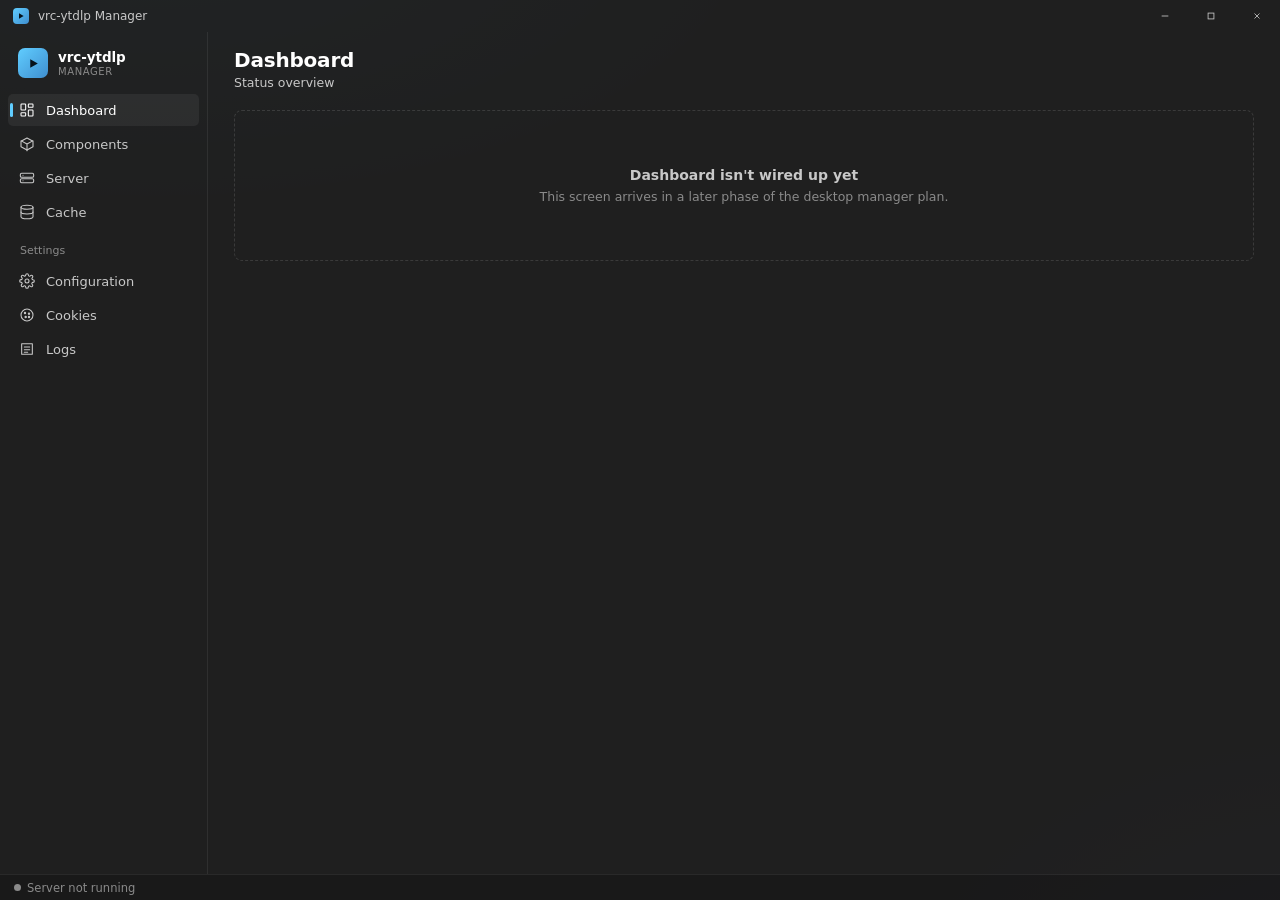
<file: apps/desktop/ui/index.html>
<!DOCTYPE html>
<html lang="en">
<head>
<meta charset="UTF-8">
<title>vrc-ytdlp Manager</title>
<link rel="stylesheet" href="css/theme.css">
<link rel="stylesheet" href="css/app.css">
</head>
<body>
<div class="window">

  <div class="caption" data-tauri-drag-region>
    <div class="caption-title">
      <div class="ico"><svg viewBox="0 0 24 24"><path d="M6 4l14 8-14 8z"/></svg></div>
      <span>vrc-ytdlp Manager</span>
    </div>
    <div class="caption-buttons">
      <div class="cap-btn" id="cap-min"><svg viewBox="0 0 12 12"><line x1="2" y1="6" x2="10" y2="6"/></svg></div>
      <div class="cap-btn" id="cap-max"><svg viewBox="0 0 12 12"><rect x="2.5" y="2.5" width="7" height="7"/></svg></div>
      <div class="cap-btn close" id="cap-close"><svg viewBox="0 0 12 12"><line x1="3" y1="3" x2="9" y2="9"/><line x1="9" y1="3" x2="3" y2="9"/></svg></div>
    </div>
  </div>

  <div class="body">
    <aside class="sidebar">
      <div class="brand">
        <div class="brand-mark"><svg viewBox="0 0 24 24"><path d="M6 4l14 8-14 8z"/></svg></div>
        <div class="brand-name">vrc-ytdlp<span>Manager</span></div>
      </div>
      <nav class="nav" id="nav">
        <a href="#/dashboard" data-screen="dashboard"><svg viewBox="0 0 24 24"><rect x="3" y="3" width="7" height="9" rx="1"/><rect x="14" y="3" width="7" height="5" rx="1"/><rect x="14" y="12" width="7" height="9" rx="1"/><rect x="3" y="16" width="7" height="5" rx="1"/></svg>Dashboard</a>
        <a href="#/components" data-screen="components"><svg viewBox="0 0 24 24"><path d="M21 16V8l-9-5-9 5v8l9 5 9-5z"/><path d="M3.3 7.3L12 12l8.7-4.7M12 22V12"/></svg>Components</a>
        <a href="#/server" data-screen="server"><svg viewBox="0 0 24 24"><rect x="2" y="5" width="20" height="6" rx="2"/><rect x="2" y="13" width="20" height="6" rx="2"/><path d="M6 8h.01M6 16h.01"/></svg>Server</a>
        <a href="#/cache" data-screen="cache"><svg viewBox="0 0 24 24"><ellipse cx="12" cy="5" rx="9" ry="3"/><path d="M3 5v14c0 1.7 4 3 9 3s9-1.3 9-3V5"/><path d="M3 12c0 1.7 4 3 9 3s9-1.3 9-3"/></svg>Cache</a>
        <div class="nav-label">Settings</div>
        <a href="#/config" data-screen="config"><svg viewBox="0 0 24 24"><circle cx="12" cy="12" r="3"/><path d="M19.4 15a1.7 1.7 0 00.3 1.9l.1.1a2 2 0 11-2.8 2.8l-.1-.1a1.7 1.7 0 00-1.9-.3 1.7 1.7 0 00-1 1.5V21a2 2 0 11-4 0v-.1a1.7 1.7 0 00-1-1.6 1.7 1.7 0 00-1.9.3l-.1.1a2 2 0 11-2.8-2.8l.1-.1a1.7 1.7 0 00.3-1.9 1.7 1.7 0 00-1.5-1H3a2 2 0 110-4h.1a1.7 1.7 0 001.6-1 1.7 1.7 0 00-.3-1.9l-.1-.1a2 2 0 112.8-2.8l.1.1a1.7 1.7 0 001.9.3h0a1.7 1.7 0 001-1.5V3a2 2 0 114 0v.1a1.7 1.7 0 001 1.6h0a1.7 1.7 0 001.9-.3l.1-.1a2 2 0 112.8 2.8l-.1.1a1.7 1.7 0 00-.3 1.9v0a1.7 1.7 0 001.5 1H21a2 2 0 110 4h-.1a1.7 1.7 0 00-1.5 1z"/></svg>Configuration</a>
        <a href="#/cookies" data-screen="cookies"><svg viewBox="0 0 24 24"><circle cx="12" cy="12" r="9"/><circle cx="9" cy="9" r="1" fill="currentColor"/><circle cx="15" cy="10" r="1" fill="currentColor"/><circle cx="10" cy="15" r="1" fill="currentColor"/><circle cx="15" cy="15" r="1" fill="currentColor"/></svg>Cookies</a>
        <a href="#/logs" data-screen="logs"><svg viewBox="0 0 24 24"><path d="M4 4h16v16H4z"/><path d="M8 9h8M8 13h8M8 17h5"/></svg>Logs</a>
      </nav>
    </aside>

    <div class="main">
      <div class="topbar">
        <div>
          <h1 id="screen-title"></h1>
          <div class="subtitle" id="screen-subtitle"></div>
        </div>
      </div>
      <div class="content" id="content"></div>
    </div>
  </div>

  <div class="statusbar">
    <div class="seg"><span class="dot off"></span> <span id="status-server">Server not running</span></div>
    <div class="right" id="status-version"></div>
  </div>

</div>
<script src="js/app.js"></script>
</body>
</html>
</file>
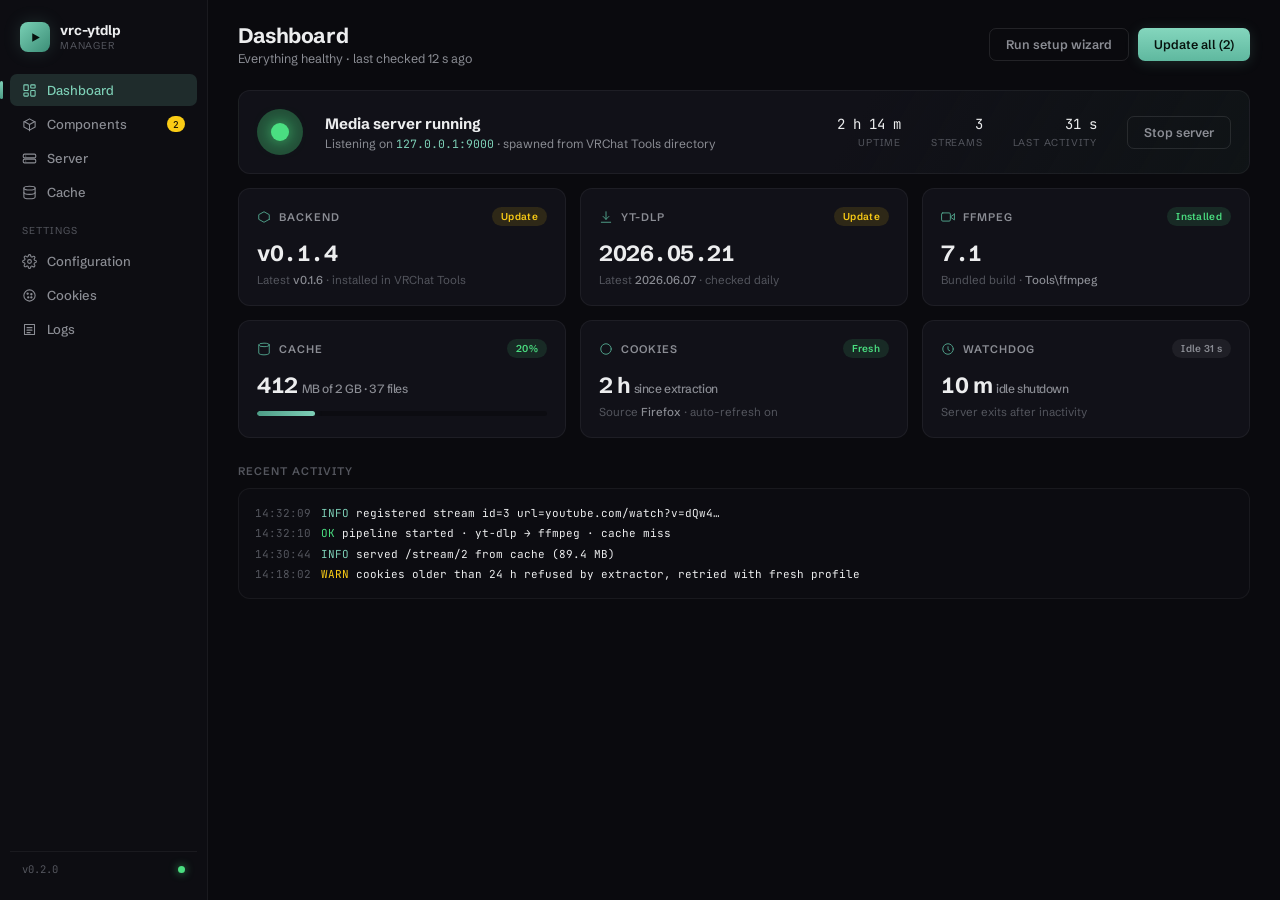
<file: docs/design/mockup-1-slate-teal.html>
<!DOCTYPE html>
<html lang="en">
<head>
<meta charset="UTF-8">
<title>vrc-ytdlp Manager — Slate &amp; Teal</title>
<link rel="preconnect" href="https://fonts.googleapis.com">
<link href="https://fonts.googleapis.com/css2?family=Schibsted+Grotesk:wght@400;500;600;700&family=JetBrains+Mono:wght@400;500&display=swap" rel="stylesheet">
<style>
:root {
  --bg: #0a0a0e;
  --bg-sidebar: #0d0d12;
  --bg-card: #111118;
  --bg-card-hover: #14141c;
  --bg-inset: #0c0c11;
  --border: rgba(255,255,255,0.055);
  --border-strong: rgba(255,255,255,0.10);
  --accent: #7dcfb6;
  --accent-dim: #4e9d87;
  --accent-glow: rgba(125,207,182,0.16);
  --text: #ecedee;
  --text-2: #8b8d94;
  --text-3: #54565e;
  --ok: #4ade80;
  --warn: #facc15;
  --err: #f4564e;
  --radius: 12px;
  --radius-sm: 7px;
  --font: "Schibsted Grotesk", system-ui, sans-serif;
  --mono: "JetBrains Mono", Consolas, monospace;
}
* { margin: 0; padding: 0; box-sizing: border-box; }
html, body { height: 100%; }
body {
  font-family: var(--font);
  background: var(--bg);
  color: var(--text);
  font-size: 13px;
  display: flex;
  overflow: hidden;
  -webkit-font-smoothing: antialiased;
}
/* ---------- sidebar ---------- */
.sidebar {
  width: 208px; flex-shrink: 0;
  background: var(--bg-sidebar);
  border-right: 1px solid var(--border);
  display: flex; flex-direction: column;
  padding: 18px 10px 14px;
}
.brand { display: flex; align-items: center; gap: 10px; padding: 4px 10px 18px; }
.brand-mark {
  width: 30px; height: 30px; border-radius: 8px;
  background: linear-gradient(135deg, #79d0b5, #3c8e77);
  display: grid; place-items: center;
  box-shadow: 0 0 18px var(--accent-glow);
}
.brand-mark svg { width: 13px; height: 13px; fill: #07110d; }
.brand-name { font-weight: 700; font-size: 13.5px; letter-spacing: -0.01em; }
.brand-name span { display: block; font-weight: 400; font-size: 10px; color: var(--text-3); letter-spacing: 0.08em; text-transform: uppercase; margin-top: 1px; }
.nav { display: flex; flex-direction: column; gap: 2px; margin-top: 4px; }
.nav-label { font-size: 10px; letter-spacing: 0.1em; text-transform: uppercase; color: var(--text-3); padding: 14px 12px 6px; }
.nav a {
  display: flex; align-items: center; gap: 10px;
  padding: 8px 12px; border-radius: var(--radius-sm);
  color: var(--text-2); text-decoration: none; font-weight: 500;
  position: relative; transition: all .14s ease;
}
.nav a svg { width: 15px; height: 15px; stroke: currentColor; fill: none; stroke-width: 1.7; stroke-linecap: round; stroke-linejoin: round; }
.nav a:hover { color: var(--text); background: rgba(255,255,255,0.03); }
.nav a.active {
  color: var(--accent); background: var(--accent-glow);
}
.nav a.active::before {
  content: ""; position: absolute; left: -10px; top: 7px; bottom: 7px; width: 2.5px;
  border-radius: 2px; background: linear-gradient(var(--accent), var(--accent-dim));
}
.nav .badge {
  margin-left: auto; font-family: var(--mono); font-size: 9.5px;
  background: var(--warn); color: #1c1602; padding: 1.5px 6px; border-radius: 20px; font-weight: 500;
}
.sidebar-foot { margin-top: auto; padding: 10px 12px; border-top: 1px solid var(--border); display: flex; align-items: center; justify-content: space-between; }
.sidebar-foot .ver { font-family: var(--mono); font-size: 10.5px; color: var(--text-3); }
.dot { width: 7px; height: 7px; border-radius: 50%; background: var(--ok); box-shadow: 0 0 8px rgba(74,222,128,0.7); }
/* ---------- main ---------- */
.main { flex: 1; display: flex; flex-direction: column; overflow: hidden; }
.topbar {
  display: flex; align-items: center; justify-content: space-between;
  padding: 22px 30px 0;
}
h1 { font-size: 21px; font-weight: 700; letter-spacing: -0.02em; }
.subtitle { color: var(--text-2); margin-top: 3px; font-size: 12.5px; }
.btn {
  font-family: var(--font); font-size: 12.5px; font-weight: 600;
  border: none; cursor: pointer; border-radius: var(--radius-sm);
  padding: 8px 16px; transition: all .14s ease;
}
.btn-primary {
  background: linear-gradient(180deg, #84d6bd, #5fb89f);
  color: #07130e; box-shadow: 0 2px 14px var(--accent-glow);
}
.btn-primary:hover { filter: brightness(1.08); box-shadow: 0 2px 20px rgba(125,207,182,0.3); }
.btn-ghost { background: transparent; color: var(--text-2); border: 1px solid var(--border-strong); }
.btn-ghost:hover { color: var(--text); border-color: rgba(255,255,255,0.2); }
.content { padding: 24px 30px 30px; overflow-y: auto; }
/* ---------- cards ---------- */
.grid { display: grid; grid-template-columns: repeat(3, 1fr); gap: 14px; }
.card {
  background: var(--bg-card); border: 1px solid var(--border);
  border-radius: var(--radius); padding: 18px;
  transition: all .15s ease; cursor: pointer; position: relative;
}
.card:hover { background: var(--bg-card-hover); border-color: var(--border-strong); transform: translateY(-1px); }
.card-head { display: flex; align-items: center; justify-content: space-between; margin-bottom: 14px; }
.card-title { display: flex; align-items: center; gap: 8px; font-size: 11px; letter-spacing: 0.09em; text-transform: uppercase; color: var(--text-2); font-weight: 600; }
.card-title svg { width: 14px; height: 14px; stroke: var(--accent-dim); fill: none; stroke-width: 1.7; stroke-linecap: round; }
.pill { font-size: 10px; font-weight: 600; padding: 3px 9px; border-radius: 20px; letter-spacing: 0.03em; }
.pill-ok { background: rgba(74,222,128,0.12); color: var(--ok); }
.pill-warn { background: rgba(250,204,21,0.12); color: var(--warn); }
.pill-off { background: rgba(255,255,255,0.06); color: var(--text-2); }
.metric { font-size: 22px; font-weight: 700; letter-spacing: -0.02em; font-variant-numeric: tabular-nums; }
.metric small { font-size: 12px; font-weight: 500; color: var(--text-2); margin-left: 4px; }
.metric .mono { font-family: var(--mono); font-size: 17px; font-weight: 500; }
.meta { color: var(--text-3); font-size: 11.5px; margin-top: 6px; }
.meta b { color: var(--text-2); font-weight: 500; }
/* progress */
.bar { height: 5px; background: var(--bg-inset); border-radius: 4px; margin-top: 12px; overflow: hidden; }
.bar i { display: block; height: 100%; width: 20%; border-radius: 4px; background: linear-gradient(90deg, var(--accent-dim), var(--accent)); box-shadow: 0 0 10px var(--accent-glow); }
/* server hero card */
.hero {
  grid-column: span 3; display: flex; align-items: center; gap: 22px;
  background: linear-gradient(120deg, var(--bg-card) 60%, rgba(125,207,182,0.05));
}
.hero:hover { transform: none; }
.pulse { position: relative; width: 46px; height: 46px; flex-shrink: 0; }
.pulse::before, .pulse::after {
  content: ""; position: absolute; inset: 0; border-radius: 50%;
  background: rgba(74,222,128,0.16);
  animation: pulse 2.4s ease-out infinite;
}
.pulse::after { animation-delay: 1.2s; }
.pulse .core { position: absolute; inset: 14px; border-radius: 50%; background: var(--ok); box-shadow: 0 0 16px rgba(74,222,128,0.8); }
@keyframes pulse { 0% { transform: scale(.55); opacity: 1; } 100% { transform: scale(1.5); opacity: 0; } }
.hero-info { flex: 1; }
.hero-info h2 { font-size: 15px; font-weight: 700; }
.hero-info p { color: var(--text-2); font-size: 12px; margin-top: 3px; }
.hero-info p code { font-family: var(--mono); color: var(--accent); font-size: 11.5px; }
.hero-stats { display: flex; gap: 30px; margin-right: 8px; }
.hstat { text-align: right; }
.hstat .v { font-family: var(--mono); font-size: 14px; color: var(--text); }
.hstat .k { font-size: 10px; text-transform: uppercase; letter-spacing: 0.08em; color: var(--text-3); margin-top: 3px; }
/* activity strip */
.section-label { font-size: 11px; letter-spacing: 0.09em; text-transform: uppercase; color: var(--text-3); font-weight: 600; margin: 26px 0 10px; }
.log {
  background: var(--bg-inset); border: 1px solid var(--border); border-radius: var(--radius);
  font-family: var(--mono); font-size: 11px; padding: 14px 16px; line-height: 1.85;
}
.log .t { color: var(--text-3); margin-right: 10px; }
.log .ok { color: var(--ok); } .log .info { color: var(--accent); } .log .warn { color: var(--warn); }
/* entrance */
.card, .topbar, .log { animation: rise .4s ease both; }
.card:nth-child(2) { animation-delay: .05s; } .card:nth-child(3) { animation-delay: .1s; }
.card:nth-child(4) { animation-delay: .15s; } .card:nth-child(5) { animation-delay: .2s; } .card:nth-child(6) { animation-delay: .25s; }
.log { animation-delay: .3s; }
@keyframes rise { from { opacity: 0; transform: translateY(8px); } to { opacity: 1; transform: none; } }
</style>
</head>
<body>

<aside class="sidebar">
  <div class="brand">
    <div class="brand-mark"><svg viewBox="0 0 24 24"><path d="M6 4l14 8-14 8z"/></svg></div>
    <div class="brand-name">vrc-ytdlp<span>Manager</span></div>
  </div>
  <nav class="nav">
    <a class="active" href="#"><svg viewBox="0 0 24 24"><rect x="3" y="3" width="7" height="9" rx="1"/><rect x="14" y="3" width="7" height="5" rx="1"/><rect x="14" y="12" width="7" height="9" rx="1"/><rect x="3" y="16" width="7" height="5" rx="1"/></svg>Dashboard</a>
    <a href="#"><svg viewBox="0 0 24 24"><path d="M21 16V8l-9-5-9 5v8l9 5 9-5z"/><path d="M3.3 7.3L12 12l8.7-4.7M12 22V12"/></svg>Components<span class="badge">2</span></a>
    <a href="#"><svg viewBox="0 0 24 24"><rect x="2" y="5" width="20" height="6" rx="2"/><rect x="2" y="13" width="20" height="6" rx="2"/><path d="M6 8h.01M6 16h.01"/></svg>Server</a>
    <a href="#"><svg viewBox="0 0 24 24"><ellipse cx="12" cy="5" rx="9" ry="3"/><path d="M3 5v14c0 1.7 4 3 9 3s9-1.3 9-3V5"/><path d="M3 12c0 1.7 4 3 9 3s9-1.3 9-3"/></svg>Cache</a>
    <div class="nav-label">Settings</div>
    <a href="#"><svg viewBox="0 0 24 24"><circle cx="12" cy="12" r="3"/><path d="M19.4 15a1.7 1.7 0 00.3 1.9l.1.1a2 2 0 11-2.8 2.8l-.1-.1a1.7 1.7 0 00-1.9-.3 1.7 1.7 0 00-1 1.5V21a2 2 0 11-4 0v-.1a1.7 1.7 0 00-1-1.6 1.7 1.7 0 00-1.9.3l-.1.1a2 2 0 11-2.8-2.8l.1-.1a1.7 1.7 0 00.3-1.9 1.7 1.7 0 00-1.5-1H3a2 2 0 110-4h.1a1.7 1.7 0 001.6-1 1.7 1.7 0 00-.3-1.9l-.1-.1a2 2 0 112.8-2.8l.1.1a1.7 1.7 0 001.9.3h0a1.7 1.7 0 001-1.5V3a2 2 0 114 0v.1a1.7 1.7 0 001 1.6h0a1.7 1.7 0 001.9-.3l.1-.1a2 2 0 112.8 2.8l-.1.1a1.7 1.7 0 00-.3 1.9v0a1.7 1.7 0 001.5 1H21a2 2 0 110 4h-.1a1.7 1.7 0 00-1.5 1z"/></svg>Configuration</a>
    <a href="#"><svg viewBox="0 0 24 24"><circle cx="12" cy="12" r="9"/><circle cx="9" cy="9" r="1" fill="currentColor"/><circle cx="15" cy="10" r="1" fill="currentColor"/><circle cx="10" cy="15" r="1" fill="currentColor"/><circle cx="15" cy="15" r="1" fill="currentColor"/></svg>Cookies</a>
    <a href="#"><svg viewBox="0 0 24 24"><path d="M4 4h16v16H4z"/><path d="M8 9h8M8 13h8M8 17h5"/></svg>Logs</a>
  </nav>
  <div class="sidebar-foot">
    <span class="ver">v0.2.0</span>
    <span class="dot" title="server running"></span>
  </div>
</aside>

<div class="main">
  <div class="topbar">
    <div>
      <h1>Dashboard</h1>
      <div class="subtitle">Everything healthy · last checked 12 s ago</div>
    </div>
    <div style="display:flex; gap:9px;">
      <button class="btn btn-ghost">Run setup wizard</button>
      <button class="btn btn-primary">Update all (2)</button>
    </div>
  </div>

  <div class="content">
    <div class="grid">

      <div class="card hero">
        <div class="pulse"><div class="core"></div></div>
        <div class="hero-info">
          <h2>Media server running</h2>
          <p>Listening on <code>127.0.0.1:9000</code> · spawned from VRChat Tools directory</p>
        </div>
        <div class="hero-stats">
          <div class="hstat"><div class="v">2 h 14 m</div><div class="k">Uptime</div></div>
          <div class="hstat"><div class="v">3</div><div class="k">Streams</div></div>
          <div class="hstat"><div class="v">31 s</div><div class="k">Last activity</div></div>
        </div>
        <button class="btn btn-ghost">Stop server</button>
      </div>

      <div class="card">
        <div class="card-head">
          <div class="card-title"><svg viewBox="0 0 24 24"><path d="M21 16V8l-9-5-9 5v8l9 5 9-5z"/></svg>Backend</div>
          <span class="pill pill-warn">Update</span>
        </div>
        <div class="metric mono">v0.1.4</div>
        <div class="meta">Latest <b>v0.1.6</b> · installed in VRChat Tools</div>
      </div>

      <div class="card">
        <div class="card-head">
          <div class="card-title"><svg viewBox="0 0 24 24"><path d="M12 3v13M7 11l5 5 5-5M4 21h16"/></svg>yt-dlp</div>
          <span class="pill pill-warn">Update</span>
        </div>
        <div class="metric mono">2026.05.21</div>
        <div class="meta">Latest <b>2026.06.07</b> · checked daily</div>
      </div>

      <div class="card">
        <div class="card-head">
          <div class="card-title"><svg viewBox="0 0 24 24"><polygon points="23 7 16 12 23 17 23 7"/><rect x="1" y="5" width="15" height="14" rx="2"/></svg>ffmpeg</div>
          <span class="pill pill-ok">Installed</span>
        </div>
        <div class="metric mono">7.1</div>
        <div class="meta">Bundled build · <b>Tools\ffmpeg</b></div>
      </div>

      <div class="card">
        <div class="card-head">
          <div class="card-title"><svg viewBox="0 0 24 24"><ellipse cx="12" cy="5" rx="9" ry="3"/><path d="M3 5v14c0 1.7 4 3 9 3s9-1.3 9-3V5"/></svg>Cache</div>
          <span class="pill pill-ok">20%</span>
        </div>
        <div class="metric">412<small>MB of 2 GB · 37 files</small></div>
        <div class="bar"><i></i></div>
      </div>

      <div class="card">
        <div class="card-head">
          <div class="card-title"><svg viewBox="0 0 24 24"><circle cx="12" cy="12" r="9"/></svg>Cookies</div>
          <span class="pill pill-ok">Fresh</span>
        </div>
        <div class="metric">2 h<small>since extraction</small></div>
        <div class="meta">Source <b>Firefox</b> · auto-refresh on</div>
      </div>

      <div class="card">
        <div class="card-head">
          <div class="card-title"><svg viewBox="0 0 24 24"><path d="M12 8v5l3 2"/><circle cx="12" cy="12" r="9"/></svg>Watchdog</div>
          <span class="pill pill-off">Idle 31 s</span>
        </div>
        <div class="metric">10 m<small>idle shutdown</small></div>
        <div class="meta">Server exits after inactivity</div>
      </div>
    </div>

    <div class="section-label">Recent activity</div>
    <div class="log">
      <div><span class="t">14:32:09</span><span class="info">INFO</span>  registered stream id=3 url=youtube.com/watch?v=dQw4…</div>
      <div><span class="t">14:32:10</span><span class="ok">OK</span>    pipeline started · yt-dlp → ffmpeg · cache miss</div>
      <div><span class="t">14:30:44</span><span class="info">INFO</span>  served /stream/2 from cache (89.4 MB)</div>
      <div><span class="t">14:18:02</span><span class="warn">WARN</span>  cookies older than 24 h refused by extractor, retried with fresh profile</div>
    </div>
  </div>
</div>

</body>
</html>
</file>
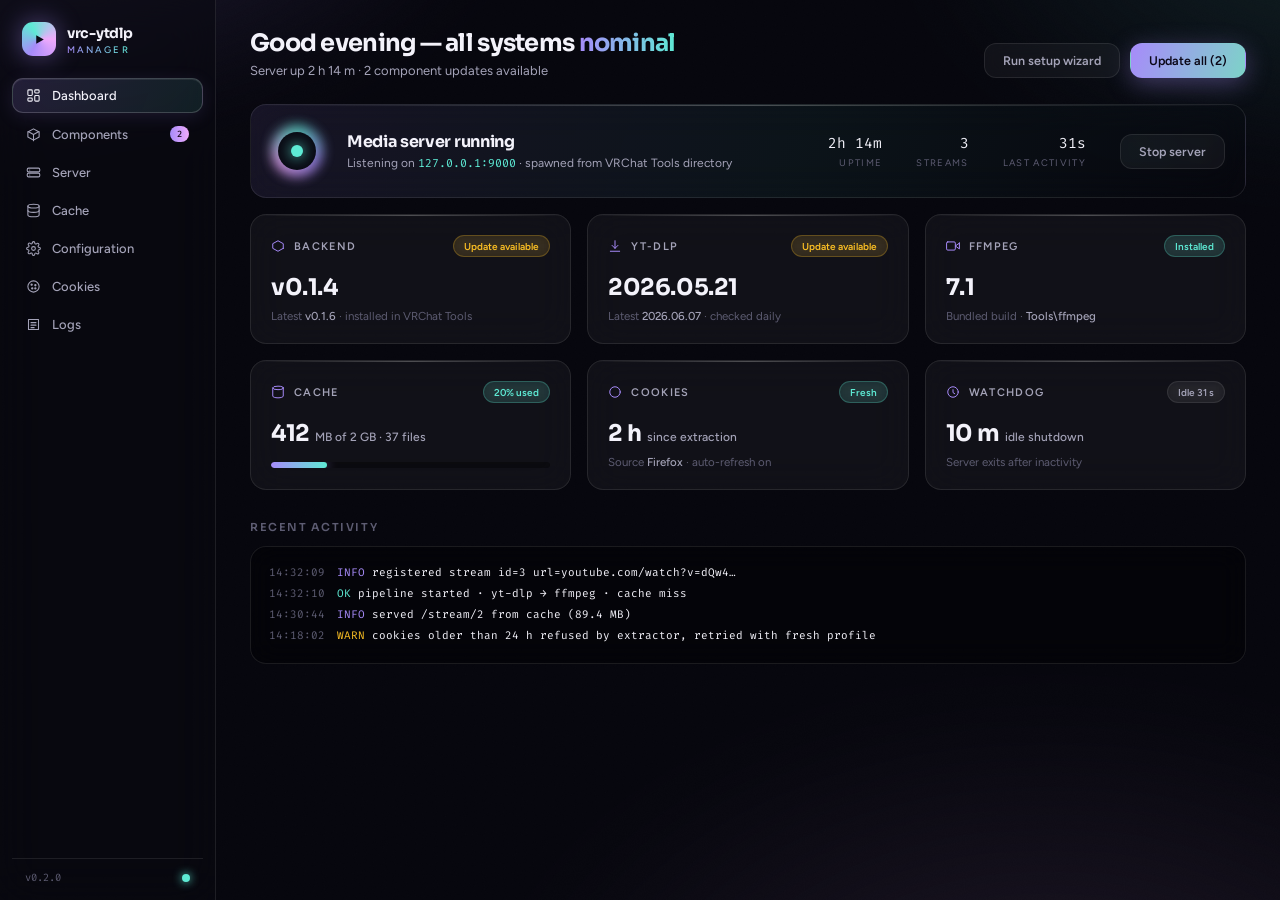
<file: docs/design/mockup-2-aurora.html>
<!DOCTYPE html>
<html lang="en">
<head>
<meta charset="UTF-8">
<title>vrc-ytdlp Manager — Aurora</title>
<link rel="preconnect" href="https://fonts.googleapis.com">
<link href="https://fonts.googleapis.com/css2?family=Sora:wght@400;600;700&family=Figtree:wght@400;500;600&family=Fira+Code:wght@400;500&display=swap" rel="stylesheet">
<style>
:root {
  --bg: #06060d;
  --glass: rgba(255,255,255,0.045);
  --glass-strong: rgba(255,255,255,0.08);
  --border: rgba(255,255,255,0.09);
  --border-bright: rgba(255,255,255,0.18);
  --violet: #a78bfa;
  --cyan: #5eead4;
  --pink: #f0abfc;
  --text: #f3f2fa;
  --text-2: #a4a3b8;
  --text-3: #5d5c72;
  --ok: #5eead4;
  --warn: #fbbf24;
  --radius: 16px;
  --display: "Sora", system-ui, sans-serif;
  --body: "Figtree", system-ui, sans-serif;
  --mono: "Fira Code", Consolas, monospace;
}
* { margin: 0; padding: 0; box-sizing: border-box; }
html, body { height: 100%; }
body {
  font-family: var(--body); background: var(--bg); color: var(--text);
  font-size: 13px; display: flex; overflow: hidden; -webkit-font-smoothing: antialiased;
}
/* aurora atmosphere */
body::before {
  content: ""; position: fixed; inset: -30%;
  background:
    radial-gradient(38% 30% at 18% 8%, rgba(167,139,250,0.20), transparent 70%),
    radial-gradient(32% 28% at 85% 12%, rgba(94,234,212,0.13), transparent 70%),
    radial-gradient(40% 36% at 70% 92%, rgba(240,171,252,0.10), transparent 70%);
  filter: blur(40px);
  animation: drift 18s ease-in-out infinite alternate;
  pointer-events: none; z-index: 0;
}
@keyframes drift { to { transform: translate(3%, 4%) scale(1.06); } }
/* grain */
body::after {
  content: ""; position: fixed; inset: 0; pointer-events: none; z-index: 1; opacity: .5;
  background-image: url("data:image/svg+xml,%3Csvg xmlns='http://www.w3.org/2000/svg' width='160' height='160'%3E%3Cfilter id='n'%3E%3CfeTurbulence type='fractalNoise' baseFrequency='0.9' numOctaves='2'/%3E%3CfeColorMatrix values='0 0 0 0 1 0 0 0 0 1 0 0 0 0 1 0 0 0 0.03 0'/%3E%3C/filter%3E%3Crect width='100%25' height='100%25' filter='url(%23n)'/%3E%3C/svg%3E");
}
.sidebar, .main { position: relative; z-index: 2; }
/* ---------- sidebar ---------- */
.sidebar {
  width: 216px; flex-shrink: 0;
  background: rgba(10,10,18,0.55);
  backdrop-filter: blur(22px);
  border-right: 1px solid var(--border);
  display: flex; flex-direction: column; padding: 20px 12px 16px;
}
.brand { display: flex; align-items: center; gap: 11px; padding: 2px 10px 22px; }
.brand-mark {
  width: 34px; height: 34px; border-radius: 11px;
  background: conic-gradient(from 210deg, var(--violet), var(--cyan), var(--pink), var(--violet));
  display: grid; place-items: center;
  box-shadow: 0 0 26px rgba(167,139,250,0.45);
}
.brand-mark svg { width: 13px; height: 13px; fill: #0a0a14; }
.brand-name { font-family: var(--display); font-weight: 700; font-size: 14px; letter-spacing: -0.02em; }
.brand-name span { display: block; font-family: var(--body); font-weight: 500; font-size: 9.5px; letter-spacing: 0.22em; text-transform: uppercase; margin-top: 2px;
  background: linear-gradient(90deg, var(--violet), var(--cyan)); -webkit-background-clip: text; background-clip: text; color: transparent; }
.nav { display: flex; flex-direction: column; gap: 3px; }
.nav a {
  display: flex; align-items: center; gap: 11px; padding: 9px 13px;
  border-radius: 11px; color: var(--text-2); text-decoration: none; font-weight: 500;
  border: 1px solid transparent; transition: all .16s ease;
}
.nav a svg { width: 15px; height: 15px; stroke: currentColor; fill: none; stroke-width: 1.7; stroke-linecap: round; stroke-linejoin: round; }
.nav a:hover { color: var(--text); background: var(--glass); }
.nav a.active {
  color: var(--text); background: linear-gradient(110deg, rgba(167,139,250,0.16), rgba(94,234,212,0.10));
  border-color: var(--border-bright);
  box-shadow: inset 0 1px 0 rgba(255,255,255,0.08), 0 4px 18px rgba(167,139,250,0.12);
}
.nav .badge { margin-left: auto; font-family: var(--mono); font-size: 9px; padding: 2px 7px; border-radius: 20px;
  background: linear-gradient(90deg, var(--violet), var(--pink)); color: #14081c; font-weight: 500; }
.sidebar-foot { margin-top: auto; padding: 12px 13px 0; border-top: 1px solid var(--border);
  display: flex; align-items: center; justify-content: space-between; }
.ver { font-family: var(--mono); font-size: 10.5px; color: var(--text-3); }
.dot { width: 8px; height: 8px; border-radius: 50%; background: var(--ok); box-shadow: 0 0 10px var(--ok); }
/* ---------- main ---------- */
.main { flex: 1; display: flex; flex-direction: column; overflow: hidden; }
.topbar { display: flex; align-items: flex-end; justify-content: space-between; padding: 28px 34px 0; }
h1 { font-family: var(--display); font-size: 24px; font-weight: 700; letter-spacing: -0.03em; }
h1 em { font-style: normal; background: linear-gradient(90deg, var(--violet), var(--cyan)); -webkit-background-clip: text; background-clip: text; color: transparent; }
.subtitle { color: var(--text-2); margin-top: 5px; }
.btn {
  font-family: var(--body); font-size: 12.5px; font-weight: 600; cursor: pointer;
  border-radius: 12px; padding: 9px 18px; transition: all .16s ease; border: 1px solid transparent;
}
.btn-primary {
  background: linear-gradient(110deg, var(--violet), #7dd3c8);
  color: #0b0717; box-shadow: 0 6px 24px rgba(167,139,250,0.35);
}
.btn-primary:hover { transform: translateY(-1px); box-shadow: 0 8px 30px rgba(167,139,250,0.5); }
.btn-glass { background: var(--glass); color: var(--text-2); border-color: var(--border); backdrop-filter: blur(8px); }
.btn-glass:hover { color: var(--text); border-color: var(--border-bright); }
.content { padding: 26px 34px 34px; overflow-y: auto; }
/* ---------- cards ---------- */
.grid { display: grid; grid-template-columns: repeat(3, 1fr); gap: 16px; }
.card {
  background: var(--glass);
  backdrop-filter: blur(18px);
  border: 1px solid var(--border);
  border-radius: var(--radius); padding: 20px;
  position: relative; overflow: hidden; cursor: pointer;
  transition: all .18s ease;
}
.card::before {
  content: ""; position: absolute; inset: 0 0 auto; height: 1px;
  background: linear-gradient(90deg, transparent, rgba(255,255,255,0.25), transparent);
}
.card:hover { background: var(--glass-strong); border-color: var(--border-bright); transform: translateY(-2px); }
.card-head { display: flex; align-items: center; justify-content: space-between; margin-bottom: 16px; }
.card-title { display: flex; align-items: center; gap: 9px; font-size: 11px; letter-spacing: 0.12em; text-transform: uppercase; color: var(--text-2); font-weight: 600; }
.card-title svg { width: 14px; height: 14px; stroke: var(--violet); fill: none; stroke-width: 1.7; stroke-linecap: round; }
.pill { font-size: 10px; font-weight: 600; padding: 3.5px 10px; border-radius: 20px; backdrop-filter: blur(6px); }
.pill-ok { background: rgba(94,234,212,0.13); color: var(--ok); border: 1px solid rgba(94,234,212,0.25); }
.pill-warn { background: rgba(251,191,36,0.12); color: var(--warn); border: 1px solid rgba(251,191,36,0.25); }
.pill-off { background: var(--glass); color: var(--text-2); border: 1px solid var(--border); }
.metric { font-family: var(--display); font-size: 23px; font-weight: 700; letter-spacing: -0.02em; }
.metric small { font-family: var(--body); font-size: 12px; font-weight: 500; color: var(--text-2); margin-left: 5px; letter-spacing: 0; }
.metric .mono { font-family: var(--mono); font-size: 18px; font-weight: 500; }
.meta { color: var(--text-3); font-size: 11.5px; margin-top: 7px; }
.meta b { color: var(--text-2); font-weight: 500; }
.bar { height: 6px; background: rgba(0,0,0,0.4); border-radius: 6px; margin-top: 14px; overflow: hidden; }
.bar i { display: block; height: 100%; width: 20%; border-radius: 6px;
  background: linear-gradient(90deg, var(--violet), var(--cyan)); box-shadow: 0 0 12px rgba(167,139,250,0.6); }
/* hero */
.hero { grid-column: span 3; display: flex; align-items: center; gap: 24px;
  background: linear-gradient(110deg, rgba(167,139,250,0.10), rgba(94,234,212,0.06) 55%, transparent); }
.hero:hover { transform: none; }
.orb { position: relative; width: 52px; height: 52px; flex-shrink: 0; }
.orb::before { content: ""; position: absolute; inset: 0; border-radius: 50%;
  background: conic-gradient(from 0deg, var(--cyan), var(--violet), var(--pink), var(--cyan));
  animation: spin 5s linear infinite; filter: blur(6px); opacity: .8; }
.orb .core { position: absolute; inset: 7px; border-radius: 50%; background: #0a0a14; display: grid; place-items: center; }
.orb .core::after { content: ""; width: 12px; height: 12px; border-radius: 50%; background: var(--ok); box-shadow: 0 0 14px var(--ok); }
@keyframes spin { to { transform: rotate(1turn); } }
.hero-info { flex: 1; }
.hero-info h2 { font-family: var(--display); font-size: 16px; font-weight: 700; letter-spacing: -0.02em; }
.hero-info p { color: var(--text-2); font-size: 12px; margin-top: 4px; }
.hero-info p code { font-family: var(--mono); color: var(--cyan); font-size: 11.5px; }
.hero-stats { display: flex; gap: 34px; margin-right: 10px; }
.hstat { text-align: right; }
.hstat .v { font-family: var(--mono); font-size: 14.5px; }
.hstat .k { font-size: 9.5px; text-transform: uppercase; letter-spacing: 0.14em; color: var(--text-3); margin-top: 4px; }
/* activity */
.section-label { font-family: var(--display); font-size: 11px; letter-spacing: 0.14em; text-transform: uppercase; color: var(--text-3); font-weight: 600; margin: 30px 0 12px; }
.log {
  background: rgba(0,0,0,0.35); backdrop-filter: blur(14px);
  border: 1px solid var(--border); border-radius: var(--radius);
  font-family: var(--mono); font-size: 11px; padding: 16px 18px; line-height: 1.9;
}
.log .t { color: var(--text-3); margin-right: 12px; }
.log .ok { color: var(--ok); } .log .info { color: var(--violet); } .log .warn { color: var(--warn); }
/* entrance */
.card, .topbar, .log { animation: rise .5s cubic-bezier(.2,.7,.3,1) both; }
.card:nth-child(2) { animation-delay: .06s; } .card:nth-child(3) { animation-delay: .12s; }
.card:nth-child(4) { animation-delay: .18s; } .card:nth-child(5) { animation-delay: .24s; } .card:nth-child(6) { animation-delay: .3s; }
.log { animation-delay: .36s; }
@keyframes rise { from { opacity: 0; transform: translateY(12px); } to { opacity: 1; transform: none; } }
</style>
</head>
<body>

<aside class="sidebar">
  <div class="brand">
    <div class="brand-mark"><svg viewBox="0 0 24 24"><path d="M6 4l14 8-14 8z"/></svg></div>
    <div class="brand-name">vrc-ytdlp<span>Manager</span></div>
  </div>
  <nav class="nav">
    <a class="active" href="#"><svg viewBox="0 0 24 24"><rect x="3" y="3" width="7" height="9" rx="1.5"/><rect x="14" y="3" width="7" height="5" rx="1.5"/><rect x="14" y="12" width="7" height="9" rx="1.5"/><rect x="3" y="16" width="7" height="5" rx="1.5"/></svg>Dashboard</a>
    <a href="#"><svg viewBox="0 0 24 24"><path d="M21 16V8l-9-5-9 5v8l9 5 9-5z"/><path d="M3.3 7.3L12 12l8.7-4.7M12 22V12"/></svg>Components<span class="badge">2</span></a>
    <a href="#"><svg viewBox="0 0 24 24"><rect x="2" y="5" width="20" height="6" rx="2"/><rect x="2" y="13" width="20" height="6" rx="2"/><path d="M6 8h.01M6 16h.01"/></svg>Server</a>
    <a href="#"><svg viewBox="0 0 24 24"><ellipse cx="12" cy="5" rx="9" ry="3"/><path d="M3 5v14c0 1.7 4 3 9 3s9-1.3 9-3V5"/><path d="M3 12c0 1.7 4 3 9 3s9-1.3 9-3"/></svg>Cache</a>
    <a href="#"><svg viewBox="0 0 24 24"><circle cx="12" cy="12" r="3"/><path d="M19.4 15a1.7 1.7 0 00.3 1.9l.1.1a2 2 0 11-2.8 2.8l-.1-.1a1.7 1.7 0 00-1.9-.3 1.7 1.7 0 00-1 1.5V21a2 2 0 11-4 0v-.1a1.7 1.7 0 00-1-1.6 1.7 1.7 0 00-1.9.3l-.1.1a2 2 0 11-2.8-2.8l.1-.1a1.7 1.7 0 00.3-1.9 1.7 1.7 0 00-1.5-1H3a2 2 0 110-4h.1a1.7 1.7 0 001.6-1 1.7 1.7 0 00-.3-1.9l-.1-.1a2 2 0 112.8-2.8l.1.1a1.7 1.7 0 001.9.3h0a1.7 1.7 0 001-1.5V3a2 2 0 114 0v.1a1.7 1.7 0 001 1.6h0a1.7 1.7 0 001.9-.3l.1-.1a2 2 0 112.8 2.8l-.1.1a1.7 1.7 0 00-.3 1.9v0a1.7 1.7 0 001.5 1H21a2 2 0 110 4h-.1a1.7 1.7 0 00-1.5 1z"/></svg>Configuration</a>
    <a href="#"><svg viewBox="0 0 24 24"><circle cx="12" cy="12" r="9"/><circle cx="9" cy="9" r="1" fill="currentColor"/><circle cx="15" cy="10" r="1" fill="currentColor"/><circle cx="10" cy="15" r="1" fill="currentColor"/><circle cx="15" cy="15" r="1" fill="currentColor"/></svg>Cookies</a>
    <a href="#"><svg viewBox="0 0 24 24"><path d="M4 4h16v16H4z"/><path d="M8 9h8M8 13h8M8 17h5"/></svg>Logs</a>
  </nav>
  <div class="sidebar-foot">
    <span class="ver">v0.2.0</span>
    <span class="dot" title="server running"></span>
  </div>
</aside>

<div class="main">
  <div class="topbar">
    <div>
      <h1>Good evening — all systems <em>nominal</em></h1>
      <div class="subtitle">Server up 2 h 14 m · 2 component updates available</div>
    </div>
    <div style="display:flex; gap:10px;">
      <button class="btn btn-glass">Run setup wizard</button>
      <button class="btn btn-primary">Update all (2)</button>
    </div>
  </div>

  <div class="content">
    <div class="grid">

      <div class="card hero">
        <div class="orb"><div class="core"></div></div>
        <div class="hero-info">
          <h2>Media server running</h2>
          <p>Listening on <code>127.0.0.1:9000</code> · spawned from VRChat Tools directory</p>
        </div>
        <div class="hero-stats">
          <div class="hstat"><div class="v">2h 14m</div><div class="k">Uptime</div></div>
          <div class="hstat"><div class="v">3</div><div class="k">Streams</div></div>
          <div class="hstat"><div class="v">31s</div><div class="k">Last activity</div></div>
        </div>
        <button class="btn btn-glass">Stop server</button>
      </div>

      <div class="card">
        <div class="card-head">
          <div class="card-title"><svg viewBox="0 0 24 24"><path d="M21 16V8l-9-5-9 5v8l9 5 9-5z"/></svg>Backend</div>
          <span class="pill pill-warn">Update available</span>
        </div>
        <div class="metric mono">v0.1.4</div>
        <div class="meta">Latest <b>v0.1.6</b> · installed in VRChat Tools</div>
      </div>

      <div class="card">
        <div class="card-head">
          <div class="card-title"><svg viewBox="0 0 24 24"><path d="M12 3v13M7 11l5 5 5-5M4 21h16"/></svg>yt-dlp</div>
          <span class="pill pill-warn">Update available</span>
        </div>
        <div class="metric mono">2026.05.21</div>
        <div class="meta">Latest <b>2026.06.07</b> · checked daily</div>
      </div>

      <div class="card">
        <div class="card-head">
          <div class="card-title"><svg viewBox="0 0 24 24"><polygon points="23 7 16 12 23 17 23 7"/><rect x="1" y="5" width="15" height="14" rx="2"/></svg>ffmpeg</div>
          <span class="pill pill-ok">Installed</span>
        </div>
        <div class="metric mono">7.1</div>
        <div class="meta">Bundled build · <b>Tools\ffmpeg</b></div>
      </div>

      <div class="card">
        <div class="card-head">
          <div class="card-title"><svg viewBox="0 0 24 24"><ellipse cx="12" cy="5" rx="9" ry="3"/><path d="M3 5v14c0 1.7 4 3 9 3s9-1.3 9-3V5"/></svg>Cache</div>
          <span class="pill pill-ok">20% used</span>
        </div>
        <div class="metric">412<small>MB of 2 GB · 37 files</small></div>
        <div class="bar"><i></i></div>
      </div>

      <div class="card">
        <div class="card-head">
          <div class="card-title"><svg viewBox="0 0 24 24"><circle cx="12" cy="12" r="9"/></svg>Cookies</div>
          <span class="pill pill-ok">Fresh</span>
        </div>
        <div class="metric">2 h<small>since extraction</small></div>
        <div class="meta">Source <b>Firefox</b> · auto-refresh on</div>
      </div>

      <div class="card">
        <div class="card-head">
          <div class="card-title"><svg viewBox="0 0 24 24"><path d="M12 8v5l3 2"/><circle cx="12" cy="12" r="9"/></svg>Watchdog</div>
          <span class="pill pill-off">Idle 31 s</span>
        </div>
        <div class="metric">10 m<small>idle shutdown</small></div>
        <div class="meta">Server exits after inactivity</div>
      </div>
    </div>

    <div class="section-label">Recent activity</div>
    <div class="log">
      <div><span class="t">14:32:09</span><span class="info">INFO</span>  registered stream id=3 url=youtube.com/watch?v=dQw4…</div>
      <div><span class="t">14:32:10</span><span class="ok">OK</span>    pipeline started · yt-dlp → ffmpeg · cache miss</div>
      <div><span class="t">14:30:44</span><span class="info">INFO</span>  served /stream/2 from cache (89.4 MB)</div>
      <div><span class="t">14:18:02</span><span class="warn">WARN</span>  cookies older than 24 h refused by extractor, retried with fresh profile</div>
    </div>
  </div>
</div>

</body>
</html>
</file>
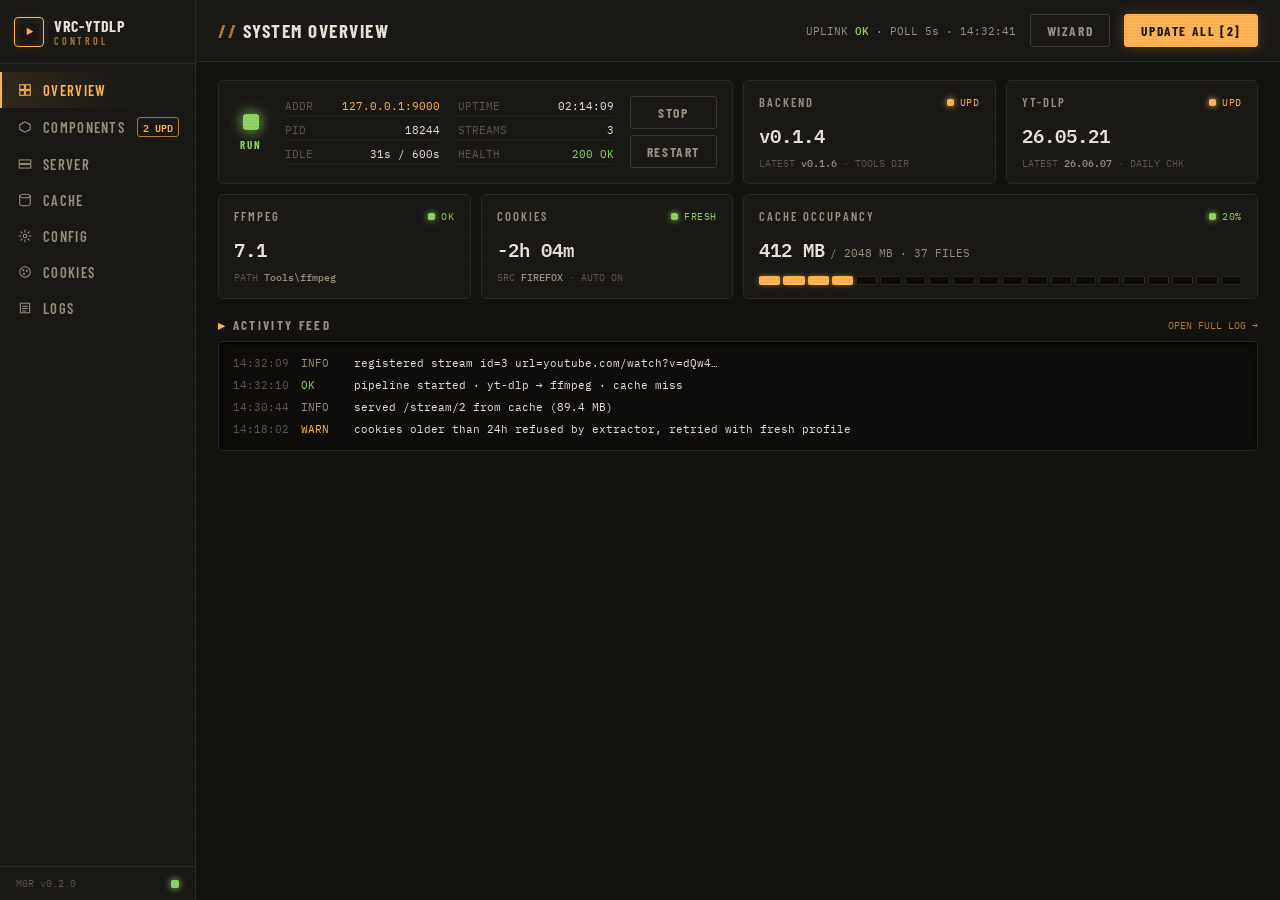
<file: docs/design/mockup-3-instrument.html>
<!DOCTYPE html>
<html lang="en">
<head>
<meta charset="UTF-8">
<title>vrc-ytdlp Manager — Instrument Panel</title>
<link rel="preconnect" href="https://fonts.googleapis.com">
<link href="https://fonts.googleapis.com/css2?family=Barlow+Condensed:wght@500;600;700&family=IBM+Plex+Mono:wght@400;500;600&family=IBM+Plex+Sans:wght@400;500&display=swap" rel="stylesheet">
<style>
:root {
  --bg: #141310;
  --panel: #1a1915;
  --panel-2: #201e18;
  --inset: #0e0d0b;
  --line: #2c2a22;
  --line-bright: #3d3a2e;
  --amber: #ffb454;
  --amber-dim: #b07b33;
  --green: #8fd460;
  --red: #ff6a55;
  --text: #e8e4d8;
  --text-2: #97927f;
  --text-3: #5c584a;
  --cond: "Barlow Condensed", sans-serif;
  --mono: "IBM Plex Mono", Consolas, monospace;
  --sans: "IBM Plex Sans", system-ui, sans-serif;
}
* { margin: 0; padding: 0; box-sizing: border-box; }
html, body { height: 100%; }
body {
  font-family: var(--sans); background: var(--bg); color: var(--text);
  font-size: 12.5px; display: flex; overflow: hidden; -webkit-font-smoothing: antialiased;
}
/* subtle scanlines */
body::after {
  content: ""; position: fixed; inset: 0; pointer-events: none; z-index: 9; opacity: .35;
  background: repeating-linear-gradient(0deg, transparent 0 2px, rgba(0,0,0,0.12) 2px 3px);
}
/* ---------- sidebar ---------- */
.sidebar {
  width: 196px; flex-shrink: 0; background: var(--panel);
  border-right: 1px solid var(--line);
  display: flex; flex-direction: column;
}
.brand { padding: 16px 14px; border-bottom: 1px solid var(--line); display: flex; align-items: center; gap: 10px; }
.brand-mark {
  width: 30px; height: 30px; border: 1.5px solid var(--amber); border-radius: 4px;
  display: grid; place-items: center; color: var(--amber);
  box-shadow: inset 0 0 8px rgba(255,180,84,0.15), 0 0 10px rgba(255,180,84,0.12);
}
.brand-mark svg { width: 11px; height: 11px; fill: currentColor; }
.brand-name { font-family: var(--cond); font-weight: 700; font-size: 16px; letter-spacing: 0.04em; text-transform: uppercase; }
.brand-name span { display: block; font-size: 10px; font-weight: 600; letter-spacing: 0.28em; color: var(--amber-dim); }
.nav { display: flex; flex-direction: column; padding: 8px 0; }
.nav a {
  font-family: var(--cond); font-weight: 600; font-size: 14.5px; letter-spacing: 0.09em; text-transform: uppercase;
  display: flex; align-items: center; gap: 11px; padding: 9px 16px;
  color: var(--text-2); text-decoration: none; border-left: 2px solid transparent;
  transition: all .1s linear;
}
.nav a svg { width: 14px; height: 14px; stroke: currentColor; fill: none; stroke-width: 1.8; stroke-linecap: square; }
.nav a:hover { color: var(--text); background: rgba(255,255,255,0.02); }
.nav a.active { color: var(--amber); border-left-color: var(--amber); background: linear-gradient(90deg, rgba(255,180,84,0.10), transparent 70%); }
.nav .badge { margin-left: auto; font-family: var(--mono); font-size: 9.5px; letter-spacing: 0;
  border: 1px solid var(--amber-dim); color: var(--amber); padding: 0 5px; border-radius: 3px; }
.sidebar-foot {
  margin-top: auto; border-top: 1px solid var(--line); padding: 10px 16px;
  font-family: var(--mono); font-size: 10px; color: var(--text-3);
  display: flex; justify-content: space-between; align-items: center;
}
.led { width: 8px; height: 8px; border-radius: 2px; background: var(--green); box-shadow: 0 0 7px var(--green); animation: blink 3s steps(1) infinite; }
@keyframes blink { 0%, 92% { opacity: 1; } 96% { opacity: .35; } }
/* ---------- main ---------- */
.main { flex: 1; display: flex; flex-direction: column; overflow: hidden; }
.topbar {
  display: flex; align-items: center; justify-content: space-between;
  padding: 14px 22px; border-bottom: 1px solid var(--line); background: var(--panel);
}
h1 { font-family: var(--cond); font-size: 19px; font-weight: 700; letter-spacing: 0.08em; text-transform: uppercase; }
h1::before { content: "// "; color: var(--amber-dim); }
.clock { font-family: var(--mono); font-size: 11px; color: var(--text-2); }
.clock b { color: var(--green); font-weight: 500; }
.btn {
  font-family: var(--cond); font-weight: 700; font-size: 13.5px; letter-spacing: 0.12em; text-transform: uppercase;
  cursor: pointer; padding: 7px 16px; border-radius: 3px; transition: all .1s linear;
}
.btn-primary { background: var(--amber); border: 1px solid var(--amber); color: #211504; box-shadow: 0 0 14px rgba(255,180,84,0.25); }
.btn-primary:hover { background: #ffc475; }
.btn-ghost { background: transparent; border: 1px solid var(--line-bright); color: var(--text-2); }
.btn-ghost:hover { color: var(--text); border-color: var(--text-3); }
.content { padding: 18px 22px; overflow-y: auto; }
/* ---------- panels ---------- */
.grid { display: grid; grid-template-columns: repeat(4, 1fr); gap: 10px; }
.panel {
  background: var(--panel); border: 1px solid var(--line); border-radius: 5px;
  padding: 13px 15px; position: relative; cursor: pointer; transition: border-color .1s linear;
}
.panel:hover { border-color: var(--line-bright); }
.panel-head { display: flex; align-items: center; justify-content: space-between; margin-bottom: 11px; }
.panel-title { font-family: var(--cond); font-weight: 600; font-size: 12.5px; letter-spacing: 0.16em; text-transform: uppercase; color: var(--text-2); }
.status { display: flex; align-items: center; gap: 6px; font-family: var(--mono); font-size: 9.5px; letter-spacing: 0.06em; }
.status i { width: 7px; height: 7px; border-radius: 2px; }
.s-ok { color: var(--green); } .s-ok i { background: var(--green); box-shadow: 0 0 6px var(--green); }
.s-warn { color: var(--amber); } .s-warn i { background: var(--amber); box-shadow: 0 0 6px var(--amber); }
.s-off { color: var(--text-3); } .s-off i { background: var(--text-3); }
.readout { font-family: var(--mono); font-size: 19px; font-weight: 600; color: var(--text); font-variant-numeric: tabular-nums; }
.readout small { font-size: 10.5px; font-weight: 400; color: var(--text-2); margin-left: 5px; }
.sub { font-family: var(--mono); font-size: 10px; color: var(--text-3); margin-top: 6px; }
.sub b { color: var(--text-2); font-weight: 500; }
/* segmented meter */
.meter { display: flex; gap: 3px; margin-top: 11px; }
.meter i { flex: 1; height: 9px; border-radius: 1.5px; background: var(--inset); border: 1px solid var(--line); }
.meter i.on { background: var(--amber); border-color: var(--amber); box-shadow: 0 0 5px rgba(255,180,84,0.5); }
/* server panel spans */
.span2 { grid-column: span 2; }
.server-panel { display: flex; align-items: stretch; gap: 16px; }
.gauge { display: flex; flex-direction: column; justify-content: center; align-items: center; padding: 0 6px; }
.gauge .big-led { width: 16px; height: 16px; border-radius: 3px; background: var(--green); box-shadow: 0 0 14px var(--green); margin-bottom: 8px; }
.gauge .lbl { font-family: var(--cond); font-size: 11px; font-weight: 700; letter-spacing: 0.2em; color: var(--green); }
.server-stats { flex: 1; display: grid; grid-template-columns: 1fr 1fr; gap: 6px 18px; align-content: center; }
.kv { display: flex; justify-content: space-between; font-family: var(--mono); font-size: 11px; border-bottom: 1px dotted var(--line); padding-bottom: 3px; }
.kv .k { color: var(--text-3); } .kv .v { color: var(--text); }
.kv .v.hl { color: var(--amber); }
.server-actions { display: flex; flex-direction: column; gap: 6px; justify-content: center; }
/* log table */
.section-bar {
  display: flex; align-items: center; justify-content: space-between; margin: 18px 0 8px;
}
.section-bar h3 { font-family: var(--cond); font-size: 13px; font-weight: 700; letter-spacing: 0.18em; text-transform: uppercase; color: var(--text-2); }
.section-bar h3::before { content: "▸ "; color: var(--amber); }
.section-bar a { font-family: var(--mono); font-size: 10px; color: var(--amber-dim); text-decoration: none; }
.section-bar a:hover { color: var(--amber); }
.log {
  background: var(--inset); border: 1px solid var(--line); border-radius: 5px;
  font-family: var(--mono); font-size: 11px; line-height: 2.0; padding: 10px 14px;
  box-shadow: inset 0 2px 12px rgba(0,0,0,0.5);
}
.log .t { color: var(--text-3); margin-right: 12px; }
.log .lvl { display: inline-block; width: 46px; }
.log .ok { color: var(--green); } .log .info { color: var(--text-2); } .log .warn { color: var(--amber); }
</style>
</head>
<body>

<aside class="sidebar">
  <div class="brand">
    <div class="brand-mark"><svg viewBox="0 0 24 24"><path d="M6 4l14 8-14 8z"/></svg></div>
    <div class="brand-name">vrc-ytdlp<span>Control</span></div>
  </div>
  <nav class="nav">
    <a class="active" href="#"><svg viewBox="0 0 24 24"><rect x="3" y="3" width="8" height="8"/><rect x="13" y="3" width="8" height="8"/><rect x="3" y="13" width="8" height="8"/><rect x="13" y="13" width="8" height="8"/></svg>Overview</a>
    <a href="#"><svg viewBox="0 0 24 24"><path d="M21 16V8l-9-5-9 5v8l9 5 9-5z"/></svg>Components<span class="badge">2 UPD</span></a>
    <a href="#"><svg viewBox="0 0 24 24"><rect x="2" y="5" width="20" height="6"/><rect x="2" y="13" width="20" height="6"/></svg>Server</a>
    <a href="#"><svg viewBox="0 0 24 24"><ellipse cx="12" cy="5" rx="9" ry="3"/><path d="M3 5v14c0 1.7 4 3 9 3s9-1.3 9-3V5"/></svg>Cache</a>
    <a href="#"><svg viewBox="0 0 24 24"><circle cx="12" cy="12" r="3"/><path d="M12 2v3M12 19v3M2 12h3M19 12h3M4.9 4.9l2.1 2.1M17 17l2.1 2.1M19.1 4.9L17 7M7 17l-2.1 2.1"/></svg>Config</a>
    <a href="#"><svg viewBox="0 0 24 24"><circle cx="12" cy="12" r="9"/><circle cx="9" cy="9" r="1" fill="currentColor"/><circle cx="15" cy="10" r="1" fill="currentColor"/><circle cx="10" cy="15" r="1" fill="currentColor"/></svg>Cookies</a>
    <a href="#"><svg viewBox="0 0 24 24"><path d="M4 4h16v16H4z"/><path d="M8 9h8M8 13h8M8 17h5"/></svg>Logs</a>
  </nav>
  <div class="sidebar-foot">
    <span>MGR v0.2.0</span>
    <span class="led" title="link up"></span>
  </div>
</aside>

<div class="main">
  <div class="topbar">
    <h1>System overview</h1>
    <div style="display:flex; align-items:center; gap:14px;">
      <span class="clock">UPLINK <b>OK</b> · POLL 5s · 14:32:41</span>
      <button class="btn btn-ghost">Wizard</button>
      <button class="btn btn-primary">Update all [2]</button>
    </div>
  </div>

  <div class="content">
    <div class="grid">

      <div class="panel span2 server-panel">
        <div class="gauge">
          <div class="big-led"></div>
          <div class="lbl">RUN</div>
        </div>
        <div class="server-stats">
          <div class="kv"><span class="k">ADDR</span><span class="v hl">127.0.0.1:9000</span></div>
          <div class="kv"><span class="k">UPTIME</span><span class="v">02:14:09</span></div>
          <div class="kv"><span class="k">PID</span><span class="v">18244</span></div>
          <div class="kv"><span class="k">STREAMS</span><span class="v">3</span></div>
          <div class="kv"><span class="k">IDLE</span><span class="v">31s / 600s</span></div>
          <div class="kv"><span class="k">HEALTH</span><span class="v" style="color:var(--green)">200 OK</span></div>
        </div>
        <div class="server-actions">
          <button class="btn btn-ghost">Stop</button>
          <button class="btn btn-ghost">Restart</button>
        </div>
      </div>

      <div class="panel">
        <div class="panel-head">
          <div class="panel-title">Backend</div>
          <div class="status s-warn"><i></i>UPD</div>
        </div>
        <div class="readout">v0.1.4</div>
        <div class="sub">LATEST <b>v0.1.6</b> · TOOLS DIR</div>
      </div>

      <div class="panel">
        <div class="panel-head">
          <div class="panel-title">yt-dlp</div>
          <div class="status s-warn"><i></i>UPD</div>
        </div>
        <div class="readout">26.05.21</div>
        <div class="sub">LATEST <b>26.06.07</b> · DAILY CHK</div>
      </div>

      <div class="panel">
        <div class="panel-head">
          <div class="panel-title">ffmpeg</div>
          <div class="status s-ok"><i></i>OK</div>
        </div>
        <div class="readout">7.1</div>
        <div class="sub">PATH <b>Tools\ffmpeg</b></div>
      </div>

      <div class="panel">
        <div class="panel-head">
          <div class="panel-title">Cookies</div>
          <div class="status s-ok"><i></i>FRESH</div>
        </div>
        <div class="readout">-2h 04m</div>
        <div class="sub">SRC <b>FIREFOX</b> · AUTO ON</div>
      </div>

      <div class="panel span2">
        <div class="panel-head">
          <div class="panel-title">Cache occupancy</div>
          <div class="status s-ok"><i></i>20%</div>
        </div>
        <div class="readout">412 MB<small>/ 2048 MB · 37 FILES</small></div>
        <div class="meter">
          <i class="on"></i><i class="on"></i><i class="on"></i><i class="on"></i><i></i><i></i><i></i><i></i><i></i><i></i><i></i><i></i><i></i><i></i><i></i><i></i><i></i><i></i><i></i><i></i>
        </div>
      </div>
    </div>

    <div class="section-bar">
      <h3>Activity feed</h3>
      <a href="#">OPEN FULL LOG →</a>
    </div>
    <div class="log">
      <div><span class="t">14:32:09</span><span class="lvl info">INFO</span> registered stream id=3 url=youtube.com/watch?v=dQw4…</div>
      <div><span class="t">14:32:10</span><span class="lvl ok">OK</span> pipeline started · yt-dlp → ffmpeg · cache miss</div>
      <div><span class="t">14:30:44</span><span class="lvl info">INFO</span> served /stream/2 from cache (89.4 MB)</div>
      <div><span class="t">14:18:02</span><span class="lvl warn">WARN</span> cookies older than 24h refused by extractor, retried with fresh profile</div>
    </div>
  </div>
</div>

</body>
</html>
</file>
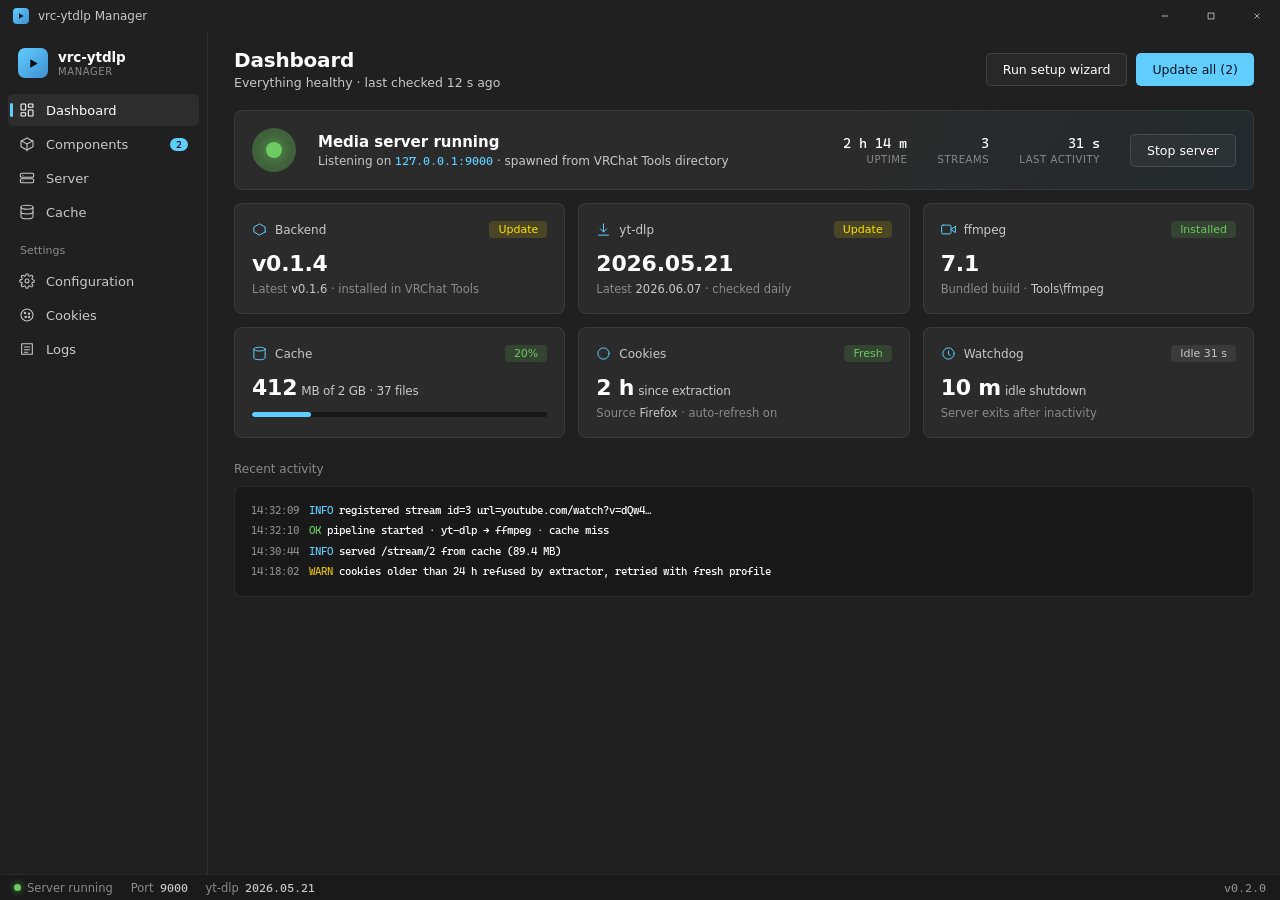
<file: docs/design/mockup-4-mica-dark.html>
<!DOCTYPE html>
<html lang="en">
<head>
<meta charset="UTF-8">
<title>vrc-ytdlp Manager — Mica Dark</title>
<link rel="preconnect" href="https://fonts.googleapis.com">
<link href="https://fonts.googleapis.com/css2?family=Cascadia+Code:wght@400;500&display=swap" rel="stylesheet">
<style>
:root {
  /* Win11 Mica dark — layered neutral grays, system-blue accent */
  --bg: #1c1c1c;
  --bg-window: #202020;
  --bg-sidebar: #1d1d1d;
  --bg-card: #2b2b2b;
  --bg-card-hover: #323232;
  --bg-inset: #191919;
  --border: rgba(255,255,255,0.07);
  --border-strong: rgba(255,255,255,0.12);
  --accent: #60cdff;        /* Win11 dark default accent */
  --accent-dim: #4ca8d4;
  --accent-glow: rgba(96,205,255,0.14);
  --text: #ffffff;
  --text-2: #c8c8c8;
  --text-3: #8a8a8a;
  --ok: #6ccb5f;
  --warn: #fce100;
  --err: #ff99a4;
  --radius: 8px;            /* Win11 corner radius */
  --radius-sm: 5px;
  --font: "Segoe UI Variable", "Segoe UI", system-ui, sans-serif;
  --mono: "Cascadia Code", Consolas, monospace;
  --caption-h: 32px;
  --statusbar-h: 26px;
}
* { margin: 0; padding: 0; box-sizing: border-box; }
html, body { height: 100%; }
body {
  font-family: var(--font);
  /* Mica: faint wallpaper-tinted wash bleeding through the window */
  background:
    radial-gradient(1100px 500px at 12% -8%, rgba(96,205,255,0.10), transparent 60%),
    radial-gradient(900px 600px at 105% 115%, rgba(140,120,220,0.10), transparent 55%),
    var(--bg);
  color: var(--text);
  font-size: 13px;
  overflow: hidden;
  -webkit-font-smoothing: antialiased;
}
.window {
  height: 100vh; display: flex; flex-direction: column;
  background: linear-gradient(var(--bg-window), var(--bg-window));
  background-color: rgba(32,32,32,0.72);   /* translucency over the Mica wash */
}
/* ---------- title bar (caption) ---------- */
.caption {
  height: var(--caption-h); flex-shrink: 0;
  display: flex; align-items: center; justify-content: space-between;
  -webkit-app-region: drag; user-select: none;
}
.caption-title { display: flex; align-items: center; gap: 9px; padding-left: 13px; }
.caption-title .ico {
  width: 16px; height: 16px; border-radius: 4px;
  background: linear-gradient(135deg, var(--accent), #3f8fd0);
  display: grid; place-items: center;
}
.caption-title .ico svg { width: 8px; height: 8px; fill: #06121b; }
.caption-title span { font-size: 12px; color: var(--text-2); font-weight: 400; }
.caption-buttons { display: flex; height: 100%; -webkit-app-region: no-drag; }
.cap-btn {
  width: 46px; height: 100%; display: grid; place-items: center;
  cursor: default; transition: background .12s ease;
}
.cap-btn svg { width: 10px; height: 10px; stroke: var(--text-2); stroke-width: 1; fill: none; }
.cap-btn:hover { background: rgba(255,255,255,0.06); }
.cap-btn.close:hover { background: #c42b1c; }
.cap-btn.close:hover svg { stroke: #fff; }
/* ---------- body row: sidebar + main ---------- */
.body { flex: 1; display: flex; overflow: hidden; }
/* ---------- sidebar ---------- */
.sidebar {
  width: 208px; flex-shrink: 0;
  border-right: 1px solid var(--border);
  display: flex; flex-direction: column;
  padding: 8px 8px 12px;
}
.brand { display: flex; align-items: center; gap: 10px; padding: 8px 10px 14px; }
.brand-mark {
  width: 30px; height: 30px; border-radius: 7px;
  background: linear-gradient(135deg, var(--accent), #3f8fd0);
  display: grid; place-items: center;
}
.brand-mark svg { width: 13px; height: 13px; fill: #06121b; }
.brand-name { font-weight: 600; font-size: 13.5px; letter-spacing: -0.005em; }
.brand-name span { display: block; font-weight: 400; font-size: 10px; color: var(--text-3); letter-spacing: 0.06em; text-transform: uppercase; margin-top: 1px; }
.nav { display: flex; flex-direction: column; gap: 2px; margin-top: 2px; }
.nav-label { font-size: 11px; color: var(--text-3); padding: 14px 12px 6px; }
.nav a {
  display: flex; align-items: center; gap: 11px;
  padding: 8px 11px; border-radius: var(--radius-sm);
  color: var(--text-2); text-decoration: none; font-weight: 400;
  position: relative; transition: background .12s ease;
}
.nav a svg { width: 16px; height: 16px; stroke: currentColor; fill: none; stroke-width: 1.6; stroke-linecap: round; stroke-linejoin: round; }
.nav a:hover { color: var(--text); background: rgba(255,255,255,0.045); }
.nav a.active { color: var(--text); background: rgba(255,255,255,0.06); }
.nav a.active::before {
  content: ""; position: absolute; left: 2px; top: 9px; bottom: 9px; width: 3px;
  border-radius: 3px; background: var(--accent);
}
.nav .badge {
  margin-left: auto; font-family: var(--mono); font-size: 10px;
  background: var(--accent); color: #06121b; padding: 1px 6px; border-radius: 10px; font-weight: 500;
}
/* ---------- main ---------- */
.main { flex: 1; display: flex; flex-direction: column; overflow: hidden; }
.topbar {
  display: flex; align-items: center; justify-content: space-between;
  padding: 16px 26px 0;
}
h1 { font-size: 20px; font-weight: 600; letter-spacing: -0.01em; }
.subtitle { color: var(--text-2); margin-top: 3px; font-size: 12.5px; }
.btn {
  font-family: var(--font); font-size: 12.5px; font-weight: 500;
  border: none; cursor: default; border-radius: var(--radius-sm);
  padding: 8px 16px; transition: all .12s ease;
}
.btn-primary { background: var(--accent); color: #06121b; }
.btn-primary:hover { filter: brightness(1.08); }
.btn-ghost { background: rgba(255,255,255,0.04); color: var(--text); border: 1px solid var(--border-strong); }
.btn-ghost:hover { background: rgba(255,255,255,0.08); }
.content { padding: 20px 26px 26px; overflow-y: auto; }
/* ---------- cards ---------- */
.grid { display: grid; grid-template-columns: repeat(3, 1fr); gap: 13px; }
.card {
  background: var(--bg-card); border: 1px solid var(--border);
  border-radius: var(--radius); padding: 17px;
  transition: all .13s ease; cursor: default; position: relative;
}
.card:hover { background: var(--bg-card-hover); border-color: var(--border-strong); }
.card-head { display: flex; align-items: center; justify-content: space-between; margin-bottom: 13px; }
.card-title { display: flex; align-items: center; gap: 8px; font-size: 12px; color: var(--text-2); font-weight: 500; }
.card-title svg { width: 15px; height: 15px; stroke: var(--accent); fill: none; stroke-width: 1.6; stroke-linecap: round; }
.pill { font-size: 11px; font-weight: 500; padding: 2px 9px; border-radius: 4px; }
.pill-ok { background: rgba(108,203,95,0.15); color: var(--ok); }
.pill-warn { background: rgba(252,225,0,0.14); color: var(--warn); }
.pill-off { background: rgba(255,255,255,0.07); color: var(--text-2); }
.metric { font-size: 22px; font-weight: 600; letter-spacing: -0.01em; font-variant-numeric: tabular-nums; }
.metric small { font-size: 12px; font-weight: 400; color: var(--text-2); margin-left: 4px; }
.metric .mono { font-family: var(--mono); font-size: 17px; font-weight: 500; }
.meta { color: var(--text-3); font-size: 11.5px; margin-top: 6px; }
.meta b { color: var(--text-2); font-weight: 500; }
/* progress */
.bar { height: 5px; background: var(--bg-inset); border-radius: 4px; margin-top: 12px; overflow: hidden; }
.bar i { display: block; height: 100%; width: 20%; border-radius: 4px; background: var(--accent); }
/* server hero card */
.hero {
  grid-column: span 3; display: flex; align-items: center; gap: 22px;
  background: linear-gradient(120deg, var(--bg-card) 62%, rgba(96,205,255,0.06));
}
.pulse { position: relative; width: 44px; height: 44px; flex-shrink: 0; }
.pulse::before, .pulse::after {
  content: ""; position: absolute; inset: 0; border-radius: 50%;
  background: rgba(108,203,95,0.18);
  animation: pulse 2.4s ease-out infinite;
}
.pulse::after { animation-delay: 1.2s; }
.pulse .core { position: absolute; inset: 14px; border-radius: 50%; background: var(--ok); box-shadow: 0 0 14px rgba(108,203,95,0.7); }
@keyframes pulse { 0% { transform: scale(.55); opacity: 1; } 100% { transform: scale(1.5); opacity: 0; } }
.hero-info { flex: 1; }
.hero-info h2 { font-size: 15px; font-weight: 600; }
.hero-info p { color: var(--text-2); font-size: 12px; margin-top: 3px; }
.hero-info p code { font-family: var(--mono); color: var(--accent); font-size: 11.5px; }
.hero-stats { display: flex; gap: 30px; margin-right: 8px; }
.hstat { text-align: right; }
.hstat .v { font-family: var(--mono); font-size: 14px; color: var(--text); }
.hstat .k { font-size: 10px; text-transform: uppercase; letter-spacing: 0.06em; color: var(--text-3); margin-top: 3px; }
/* activity strip */
.section-label { font-size: 12px; color: var(--text-3); font-weight: 500; margin: 24px 0 10px; }
.log {
  background: var(--bg-inset); border: 1px solid var(--border); border-radius: var(--radius);
  font-family: var(--mono); font-size: 11px; padding: 14px 16px; line-height: 1.85;
}
.log .t { color: var(--text-3); margin-right: 10px; }
.log .ok { color: var(--ok); } .log .info { color: var(--accent); } .log .warn { color: #e0c000; }
/* ---------- status bar ---------- */
.statusbar {
  height: var(--statusbar-h); flex-shrink: 0;
  border-top: 1px solid var(--border);
  display: flex; align-items: center; gap: 18px;
  padding: 0 14px; font-size: 11.5px; color: var(--text-3);
  background: rgba(0,0,0,0.18);
}
.statusbar .seg { display: flex; align-items: center; gap: 6px; }
.statusbar .dot { width: 7px; height: 7px; border-radius: 50%; background: var(--ok); box-shadow: 0 0 7px rgba(108,203,95,0.7); }
.statusbar code { font-family: var(--mono); color: var(--text-2); }
.statusbar .right { margin-left: auto; font-family: var(--mono); }
/* entrance */
.card, .topbar, .log { animation: rise .35s ease both; }
.card:nth-child(2) { animation-delay: .04s; } .card:nth-child(3) { animation-delay: .08s; }
.card:nth-child(4) { animation-delay: .12s; } .card:nth-child(5) { animation-delay: .16s; } .card:nth-child(6) { animation-delay: .2s; }
.log { animation-delay: .24s; }
@keyframes rise { from { opacity: 0; transform: translateY(7px); } to { opacity: 1; transform: none; } }
</style>
</head>
<body>

<div class="window">

  <!-- title bar -->
  <div class="caption">
    <div class="caption-title">
      <div class="ico"><svg viewBox="0 0 24 24"><path d="M6 4l14 8-14 8z"/></svg></div>
      <span>vrc-ytdlp Manager</span>
    </div>
    <div class="caption-buttons">
      <div class="cap-btn"><svg viewBox="0 0 12 12"><line x1="2" y1="6" x2="10" y2="6"/></svg></div>
      <div class="cap-btn"><svg viewBox="0 0 12 12"><rect x="2.5" y="2.5" width="7" height="7"/></svg></div>
      <div class="cap-btn close"><svg viewBox="0 0 12 12"><line x1="3" y1="3" x2="9" y2="9"/><line x1="9" y1="3" x2="3" y2="9"/></svg></div>
    </div>
  </div>

  <div class="body">
    <aside class="sidebar">
      <div class="brand">
        <div class="brand-mark"><svg viewBox="0 0 24 24"><path d="M6 4l14 8-14 8z"/></svg></div>
        <div class="brand-name">vrc-ytdlp<span>Manager</span></div>
      </div>
      <nav class="nav">
        <a class="active" href="#"><svg viewBox="0 0 24 24"><rect x="3" y="3" width="7" height="9" rx="1"/><rect x="14" y="3" width="7" height="5" rx="1"/><rect x="14" y="12" width="7" height="9" rx="1"/><rect x="3" y="16" width="7" height="5" rx="1"/></svg>Dashboard</a>
        <a href="#"><svg viewBox="0 0 24 24"><path d="M21 16V8l-9-5-9 5v8l9 5 9-5z"/><path d="M3.3 7.3L12 12l8.7-4.7M12 22V12"/></svg>Components<span class="badge">2</span></a>
        <a href="#"><svg viewBox="0 0 24 24"><rect x="2" y="5" width="20" height="6" rx="2"/><rect x="2" y="13" width="20" height="6" rx="2"/><path d="M6 8h.01M6 16h.01"/></svg>Server</a>
        <a href="#"><svg viewBox="0 0 24 24"><ellipse cx="12" cy="5" rx="9" ry="3"/><path d="M3 5v14c0 1.7 4 3 9 3s9-1.3 9-3V5"/><path d="M3 12c0 1.7 4 3 9 3s9-1.3 9-3"/></svg>Cache</a>
        <div class="nav-label">Settings</div>
        <a href="#"><svg viewBox="0 0 24 24"><circle cx="12" cy="12" r="3"/><path d="M19.4 15a1.7 1.7 0 00.3 1.9l.1.1a2 2 0 11-2.8 2.8l-.1-.1a1.7 1.7 0 00-1.9-.3 1.7 1.7 0 00-1 1.5V21a2 2 0 11-4 0v-.1a1.7 1.7 0 00-1-1.6 1.7 1.7 0 00-1.9.3l-.1.1a2 2 0 11-2.8-2.8l.1-.1a1.7 1.7 0 00.3-1.9 1.7 1.7 0 00-1.5-1H3a2 2 0 110-4h.1a1.7 1.7 0 001.6-1 1.7 1.7 0 00-.3-1.9l-.1-.1a2 2 0 112.8-2.8l.1.1a1.7 1.7 0 001.9.3h0a1.7 1.7 0 001-1.5V3a2 2 0 114 0v.1a1.7 1.7 0 001 1.6h0a1.7 1.7 0 001.9-.3l.1-.1a2 2 0 112.8 2.8l-.1.1a1.7 1.7 0 00-.3 1.9v0a1.7 1.7 0 001.5 1H21a2 2 0 110 4h-.1a1.7 1.7 0 00-1.5 1z"/></svg>Configuration</a>
        <a href="#"><svg viewBox="0 0 24 24"><circle cx="12" cy="12" r="9"/><circle cx="9" cy="9" r="1" fill="currentColor"/><circle cx="15" cy="10" r="1" fill="currentColor"/><circle cx="10" cy="15" r="1" fill="currentColor"/><circle cx="15" cy="15" r="1" fill="currentColor"/></svg>Cookies</a>
        <a href="#"><svg viewBox="0 0 24 24"><path d="M4 4h16v16H4z"/><path d="M8 9h8M8 13h8M8 17h5"/></svg>Logs</a>
      </nav>
    </aside>

    <div class="main">
      <div class="topbar">
        <div>
          <h1>Dashboard</h1>
          <div class="subtitle">Everything healthy · last checked 12 s ago</div>
        </div>
        <div style="display:flex; gap:9px;">
          <button class="btn btn-ghost">Run setup wizard</button>
          <button class="btn btn-primary">Update all (2)</button>
        </div>
      </div>

      <div class="content">
        <div class="grid">

          <div class="card hero">
            <div class="pulse"><div class="core"></div></div>
            <div class="hero-info">
              <h2>Media server running</h2>
              <p>Listening on <code>127.0.0.1:9000</code> · spawned from VRChat Tools directory</p>
            </div>
            <div class="hero-stats">
              <div class="hstat"><div class="v">2 h 14 m</div><div class="k">Uptime</div></div>
              <div class="hstat"><div class="v">3</div><div class="k">Streams</div></div>
              <div class="hstat"><div class="v">31 s</div><div class="k">Last activity</div></div>
            </div>
            <button class="btn btn-ghost">Stop server</button>
          </div>

          <div class="card">
            <div class="card-head">
              <div class="card-title"><svg viewBox="0 0 24 24"><path d="M21 16V8l-9-5-9 5v8l9 5 9-5z"/></svg>Backend</div>
              <span class="pill pill-warn">Update</span>
            </div>
            <div class="metric mono">v0.1.4</div>
            <div class="meta">Latest <b>v0.1.6</b> · installed in VRChat Tools</div>
          </div>

          <div class="card">
            <div class="card-head">
              <div class="card-title"><svg viewBox="0 0 24 24"><path d="M12 3v13M7 11l5 5 5-5M4 21h16"/></svg>yt-dlp</div>
              <span class="pill pill-warn">Update</span>
            </div>
            <div class="metric mono">2026.05.21</div>
            <div class="meta">Latest <b>2026.06.07</b> · checked daily</div>
          </div>

          <div class="card">
            <div class="card-head">
              <div class="card-title"><svg viewBox="0 0 24 24"><polygon points="23 7 16 12 23 17 23 7"/><rect x="1" y="5" width="15" height="14" rx="2"/></svg>ffmpeg</div>
              <span class="pill pill-ok">Installed</span>
            </div>
            <div class="metric mono">7.1</div>
            <div class="meta">Bundled build · <b>Tools\ffmpeg</b></div>
          </div>

          <div class="card">
            <div class="card-head">
              <div class="card-title"><svg viewBox="0 0 24 24"><ellipse cx="12" cy="5" rx="9" ry="3"/><path d="M3 5v14c0 1.7 4 3 9 3s9-1.3 9-3V5"/></svg>Cache</div>
              <span class="pill pill-ok">20%</span>
            </div>
            <div class="metric">412<small>MB of 2 GB · 37 files</small></div>
            <div class="bar"><i></i></div>
          </div>

          <div class="card">
            <div class="card-head">
              <div class="card-title"><svg viewBox="0 0 24 24"><circle cx="12" cy="12" r="9"/></svg>Cookies</div>
              <span class="pill pill-ok">Fresh</span>
            </div>
            <div class="metric">2 h<small>since extraction</small></div>
            <div class="meta">Source <b>Firefox</b> · auto-refresh on</div>
          </div>

          <div class="card">
            <div class="card-head">
              <div class="card-title"><svg viewBox="0 0 24 24"><path d="M12 8v5l3 2"/><circle cx="12" cy="12" r="9"/></svg>Watchdog</div>
              <span class="pill pill-off">Idle 31 s</span>
            </div>
            <div class="metric">10 m<small>idle shutdown</small></div>
            <div class="meta">Server exits after inactivity</div>
          </div>
        </div>

        <div class="section-label">Recent activity</div>
        <div class="log">
          <div><span class="t">14:32:09</span><span class="info">INFO</span>  registered stream id=3 url=youtube.com/watch?v=dQw4…</div>
          <div><span class="t">14:32:10</span><span class="ok">OK</span>    pipeline started · yt-dlp → ffmpeg · cache miss</div>
          <div><span class="t">14:30:44</span><span class="info">INFO</span>  served /stream/2 from cache (89.4 MB)</div>
          <div><span class="t">14:18:02</span><span class="warn">WARN</span>  cookies older than 24 h refused by extractor, retried with fresh profile</div>
        </div>
      </div>
    </div>
  </div>

  <!-- status bar -->
  <div class="statusbar">
    <div class="seg"><span class="dot"></span> Server running</div>
    <div class="seg">Port <code>9000</code></div>
    <div class="seg">yt-dlp <code>2026.05.21</code></div>
    <div class="right">v0.2.0</div>
  </div>

</div>

</body>
</html>
</file>
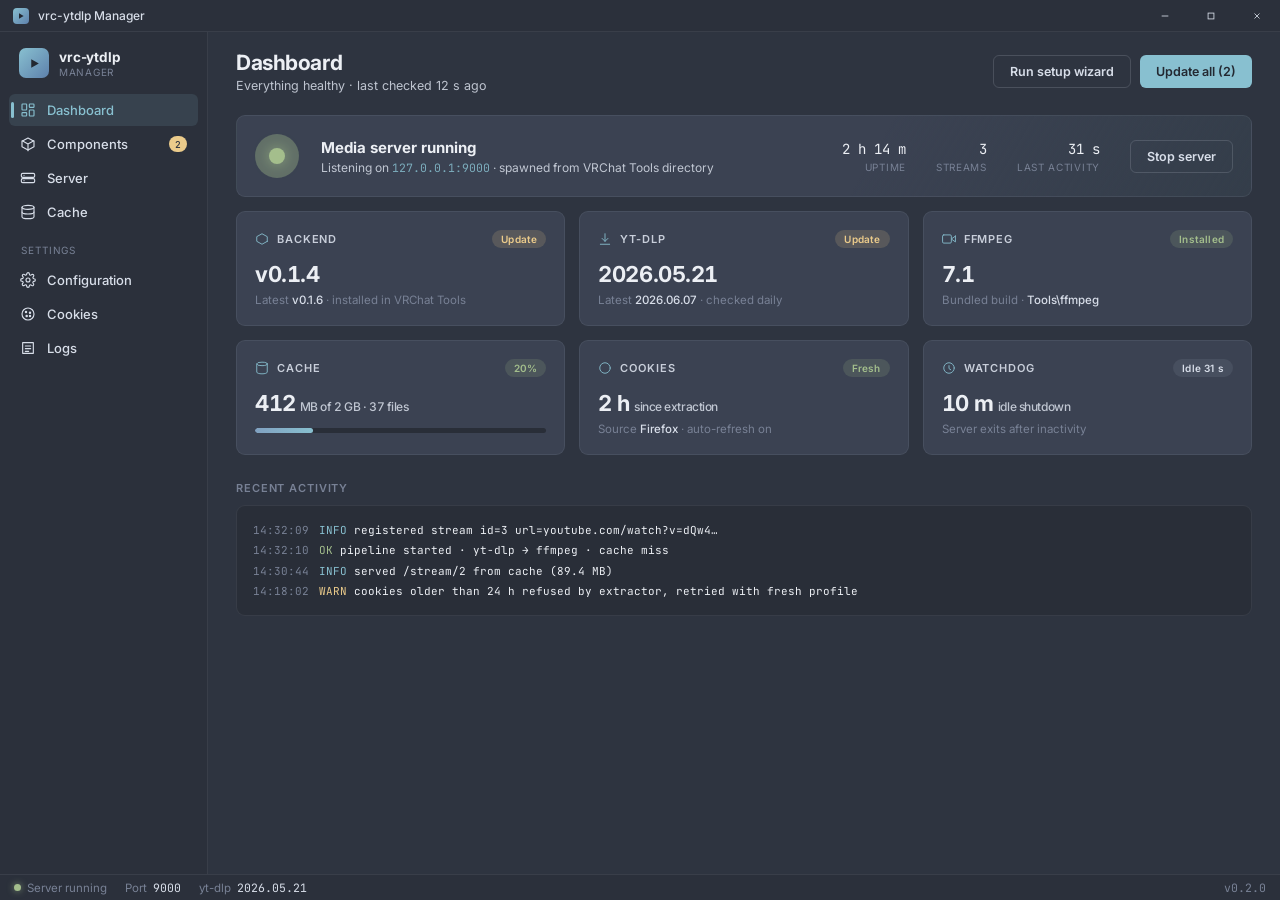
<file: docs/design/mockup-5-nord-frost.html>
<!DOCTYPE html>
<html lang="en">
<head>
<meta charset="UTF-8">
<title>vrc-ytdlp Manager — Nord Frost</title>
<link rel="preconnect" href="https://fonts.googleapis.com">
<link href="https://fonts.googleapis.com/css2?family=Inter:wght@400;500;600;700&family=JetBrains+Mono:wght@400;500&display=swap" rel="stylesheet">
<style>
:root {
  /* Nord — Polar Night bg, Frost accents, Snow Storm text, Aurora status */
  --bg: #2e3440;            /* nord0 */
  --bg-window: #2e3440;
  --bg-sidebar: #2b303b;
  --bg-card: #3b4252;       /* nord1 */
  --bg-card-hover: #434c5e; /* nord2 */
  --bg-inset: #292e38;
  --border: rgba(216,222,233,0.08);
  --border-strong: rgba(216,222,233,0.16);
  --accent: #88c0d0;        /* nord8 frost */
  --accent-2: #81a1c1;      /* nord9 frost */
  --accent-dim: #5e81ac;    /* nord10 frost */
  --accent-glow: rgba(136,192,208,0.16);
  --text: #eceff4;          /* nord6 */
  --text-2: #d8dee9;        /* nord4 */
  --text-3: #788195;        /* muted slate */
  --ok: #a3be8c;            /* nord14 */
  --warn: #ebcb8b;          /* nord13 */
  --err: #bf616a;           /* nord11 */
  --radius: 9px;
  --radius-sm: 6px;
  --font: "Inter", system-ui, sans-serif;
  --mono: "JetBrains Mono", Consolas, monospace;
  --caption-h: 32px;
  --statusbar-h: 26px;
}
* { margin: 0; padding: 0; box-sizing: border-box; }
html, body { height: 100%; }
body {
  font-family: var(--font);
  background: var(--bg);
  color: var(--text);
  font-size: 13px;
  overflow: hidden;
  -webkit-font-smoothing: antialiased;
}
.window { height: 100vh; display: flex; flex-direction: column; }
/* ---------- title bar (caption) ---------- */
.caption {
  height: var(--caption-h); flex-shrink: 0;
  display: flex; align-items: center; justify-content: space-between;
  background: var(--bg-sidebar);
  border-bottom: 1px solid var(--border);
  user-select: none;
}
.caption-title { display: flex; align-items: center; gap: 9px; padding-left: 13px; }
.caption-title .ico {
  width: 16px; height: 16px; border-radius: 4px;
  background: linear-gradient(135deg, var(--accent), var(--accent-dim));
  display: grid; place-items: center;
}
.caption-title .ico svg { width: 8px; height: 8px; fill: #232831; }
.caption-title span { font-size: 12px; color: var(--text-2); font-weight: 500; }
.caption-buttons { display: flex; height: 100%; }
.cap-btn { width: 46px; height: 100%; display: grid; place-items: center; cursor: default; transition: background .12s ease; }
.cap-btn svg { width: 10px; height: 10px; stroke: var(--text-2); stroke-width: 1; fill: none; }
.cap-btn:hover { background: rgba(216,222,233,0.07); }
.cap-btn.close:hover { background: var(--err); }
.cap-btn.close:hover svg { stroke: #fff; }
/* ---------- body row: sidebar + main ---------- */
.body { flex: 1; display: flex; overflow: hidden; }
/* ---------- sidebar ---------- */
.sidebar {
  width: 208px; flex-shrink: 0;
  background: var(--bg-sidebar);
  border-right: 1px solid var(--border);
  display: flex; flex-direction: column;
  padding: 10px 9px 12px;
}
.brand { display: flex; align-items: center; gap: 10px; padding: 6px 10px 14px; }
.brand-mark {
  width: 30px; height: 30px; border-radius: 7px;
  background: linear-gradient(135deg, var(--accent), var(--accent-dim));
  display: grid; place-items: center;
}
.brand-mark svg { width: 13px; height: 13px; fill: #232831; }
.brand-name { font-weight: 700; font-size: 13.5px; letter-spacing: -0.01em; }
.brand-name span { display: block; font-weight: 400; font-size: 10px; color: var(--text-3); letter-spacing: 0.07em; text-transform: uppercase; margin-top: 1px; }
.nav { display: flex; flex-direction: column; gap: 2px; margin-top: 2px; }
.nav-label { font-size: 10px; letter-spacing: 0.09em; text-transform: uppercase; color: var(--text-3); padding: 14px 12px 6px; }
.nav a {
  display: flex; align-items: center; gap: 11px;
  padding: 8px 11px; border-radius: var(--radius-sm);
  color: var(--text-2); text-decoration: none; font-weight: 500;
  position: relative; transition: background .12s ease;
}
.nav a svg { width: 16px; height: 16px; stroke: currentColor; fill: none; stroke-width: 1.7; stroke-linecap: round; stroke-linejoin: round; }
.nav a:hover { color: var(--text); background: rgba(216,222,233,0.05); }
.nav a.active { color: var(--accent); background: rgba(136,192,208,0.12); }
.nav a.active::before {
  content: ""; position: absolute; left: 2px; top: 8px; bottom: 8px; width: 3px;
  border-radius: 3px; background: var(--accent);
}
.nav .badge {
  margin-left: auto; font-family: var(--mono); font-size: 9.5px;
  background: var(--warn); color: #2e3440; padding: 1.5px 6px; border-radius: 20px; font-weight: 500;
}
/* ---------- main ---------- */
.main { flex: 1; display: flex; flex-direction: column; overflow: hidden; }
.topbar { display: flex; align-items: center; justify-content: space-between; padding: 18px 28px 0; }
h1 { font-size: 21px; font-weight: 700; letter-spacing: -0.02em; }
.subtitle { color: var(--text-2); margin-top: 3px; font-size: 12.5px; opacity: .85; }
.btn {
  font-family: var(--font); font-size: 12.5px; font-weight: 600;
  border: none; cursor: default; border-radius: var(--radius-sm);
  padding: 8px 16px; transition: all .12s ease;
}
.btn-primary { background: var(--accent); color: #232831; }
.btn-primary:hover { background: #97cad9; }
.btn-ghost { background: transparent; color: var(--text-2); border: 1px solid var(--border-strong); }
.btn-ghost:hover { color: var(--text); border-color: rgba(216,222,233,0.28); }
.content { padding: 22px 28px 28px; overflow-y: auto; }
/* ---------- cards ---------- */
.grid { display: grid; grid-template-columns: repeat(3, 1fr); gap: 14px; }
.card {
  background: var(--bg-card); border: 1px solid var(--border);
  border-radius: var(--radius); padding: 18px;
  transition: all .13s ease; cursor: default; position: relative;
}
.card:hover { background: var(--bg-card-hover); border-color: var(--border-strong); }
.card-head { display: flex; align-items: center; justify-content: space-between; margin-bottom: 13px; }
.card-title { display: flex; align-items: center; gap: 8px; font-size: 11px; letter-spacing: 0.08em; text-transform: uppercase; color: var(--text-2); font-weight: 600; opacity: .9; }
.card-title svg { width: 14px; height: 14px; stroke: var(--accent); fill: none; stroke-width: 1.7; stroke-linecap: round; }
.pill { font-size: 10px; font-weight: 600; padding: 3px 9px; border-radius: 20px; letter-spacing: 0.02em; }
.pill-ok { background: rgba(163,190,140,0.16); color: var(--ok); }
.pill-warn { background: rgba(235,203,139,0.16); color: var(--warn); }
.pill-off { background: rgba(216,222,233,0.08); color: var(--text-2); }
.metric { font-size: 22px; font-weight: 700; letter-spacing: -0.02em; font-variant-numeric: tabular-nums; }
.metric small { font-size: 12px; font-weight: 500; color: var(--text-2); margin-left: 4px; opacity: .85; }
.metric .mono { font-family: var(--mono); font-size: 17px; font-weight: 500; }
.meta { color: var(--text-3); font-size: 11.5px; margin-top: 6px; }
.meta b { color: var(--text-2); font-weight: 500; }
/* progress */
.bar { height: 5px; background: var(--bg-inset); border-radius: 4px; margin-top: 12px; overflow: hidden; }
.bar i { display: block; height: 100%; width: 20%; border-radius: 4px; background: linear-gradient(90deg, var(--accent-2), var(--accent)); }
/* server hero card */
.hero {
  grid-column: span 3; display: flex; align-items: center; gap: 22px;
  background: linear-gradient(120deg, var(--bg-card) 62%, rgba(136,192,208,0.07));
}
.pulse { position: relative; width: 44px; height: 44px; flex-shrink: 0; }
.pulse::before, .pulse::after {
  content: ""; position: absolute; inset: 0; border-radius: 50%;
  background: rgba(163,190,140,0.2);
  animation: pulse 2.4s ease-out infinite;
}
.pulse::after { animation-delay: 1.2s; }
.pulse .core { position: absolute; inset: 14px; border-radius: 50%; background: var(--ok); box-shadow: 0 0 14px rgba(163,190,140,0.7); }
@keyframes pulse { 0% { transform: scale(.55); opacity: 1; } 100% { transform: scale(1.5); opacity: 0; } }
.hero-info { flex: 1; }
.hero-info h2 { font-size: 15px; font-weight: 700; }
.hero-info p { color: var(--text-2); font-size: 12px; margin-top: 3px; opacity: .85; }
.hero-info p code { font-family: var(--mono); color: var(--accent); font-size: 11.5px; }
.hero-stats { display: flex; gap: 30px; margin-right: 8px; }
.hstat { text-align: right; }
.hstat .v { font-family: var(--mono); font-size: 14px; color: var(--text); }
.hstat .k { font-size: 10px; text-transform: uppercase; letter-spacing: 0.07em; color: var(--text-3); margin-top: 3px; }
/* activity strip */
.section-label { font-size: 11px; letter-spacing: 0.08em; text-transform: uppercase; color: var(--text-3); font-weight: 600; margin: 26px 0 10px; }
.log {
  background: var(--bg-inset); border: 1px solid var(--border); border-radius: var(--radius);
  font-family: var(--mono); font-size: 11px; padding: 14px 16px; line-height: 1.85;
}
.log .t { color: var(--text-3); margin-right: 10px; }
.log .ok { color: var(--ok); } .log .info { color: var(--accent); } .log .warn { color: var(--warn); }
/* ---------- status bar ---------- */
.statusbar {
  height: var(--statusbar-h); flex-shrink: 0;
  background: var(--bg-sidebar);
  border-top: 1px solid var(--border);
  display: flex; align-items: center; gap: 18px;
  padding: 0 14px; font-size: 11.5px; color: var(--text-3);
}
.statusbar .seg { display: flex; align-items: center; gap: 6px; }
.statusbar .dot { width: 7px; height: 7px; border-radius: 50%; background: var(--ok); box-shadow: 0 0 7px rgba(163,190,140,0.7); }
.statusbar code { font-family: var(--mono); color: var(--text-2); }
.statusbar .right { margin-left: auto; font-family: var(--mono); }
/* entrance */
.card, .topbar, .log { animation: rise .35s ease both; }
.card:nth-child(2) { animation-delay: .04s; } .card:nth-child(3) { animation-delay: .08s; }
.card:nth-child(4) { animation-delay: .12s; } .card:nth-child(5) { animation-delay: .16s; } .card:nth-child(6) { animation-delay: .2s; }
.log { animation-delay: .24s; }
@keyframes rise { from { opacity: 0; transform: translateY(7px); } to { opacity: 1; transform: none; } }
</style>
</head>
<body>

<div class="window">

  <!-- title bar -->
  <div class="caption">
    <div class="caption-title">
      <div class="ico"><svg viewBox="0 0 24 24"><path d="M6 4l14 8-14 8z"/></svg></div>
      <span>vrc-ytdlp Manager</span>
    </div>
    <div class="caption-buttons">
      <div class="cap-btn"><svg viewBox="0 0 12 12"><line x1="2" y1="6" x2="10" y2="6"/></svg></div>
      <div class="cap-btn"><svg viewBox="0 0 12 12"><rect x="2.5" y="2.5" width="7" height="7"/></svg></div>
      <div class="cap-btn close"><svg viewBox="0 0 12 12"><line x1="3" y1="3" x2="9" y2="9"/><line x1="9" y1="3" x2="3" y2="9"/></svg></div>
    </div>
  </div>

  <div class="body">
    <aside class="sidebar">
      <div class="brand">
        <div class="brand-mark"><svg viewBox="0 0 24 24"><path d="M6 4l14 8-14 8z"/></svg></div>
        <div class="brand-name">vrc-ytdlp<span>Manager</span></div>
      </div>
      <nav class="nav">
        <a class="active" href="#"><svg viewBox="0 0 24 24"><rect x="3" y="3" width="7" height="9" rx="1"/><rect x="14" y="3" width="7" height="5" rx="1"/><rect x="14" y="12" width="7" height="9" rx="1"/><rect x="3" y="16" width="7" height="5" rx="1"/></svg>Dashboard</a>
        <a href="#"><svg viewBox="0 0 24 24"><path d="M21 16V8l-9-5-9 5v8l9 5 9-5z"/><path d="M3.3 7.3L12 12l8.7-4.7M12 22V12"/></svg>Components<span class="badge">2</span></a>
        <a href="#"><svg viewBox="0 0 24 24"><rect x="2" y="5" width="20" height="6" rx="2"/><rect x="2" y="13" width="20" height="6" rx="2"/><path d="M6 8h.01M6 16h.01"/></svg>Server</a>
        <a href="#"><svg viewBox="0 0 24 24"><ellipse cx="12" cy="5" rx="9" ry="3"/><path d="M3 5v14c0 1.7 4 3 9 3s9-1.3 9-3V5"/><path d="M3 12c0 1.7 4 3 9 3s9-1.3 9-3"/></svg>Cache</a>
        <div class="nav-label">Settings</div>
        <a href="#"><svg viewBox="0 0 24 24"><circle cx="12" cy="12" r="3"/><path d="M19.4 15a1.7 1.7 0 00.3 1.9l.1.1a2 2 0 11-2.8 2.8l-.1-.1a1.7 1.7 0 00-1.9-.3 1.7 1.7 0 00-1 1.5V21a2 2 0 11-4 0v-.1a1.7 1.7 0 00-1-1.6 1.7 1.7 0 00-1.9.3l-.1.1a2 2 0 11-2.8-2.8l.1-.1a1.7 1.7 0 00.3-1.9 1.7 1.7 0 00-1.5-1H3a2 2 0 110-4h.1a1.7 1.7 0 001.6-1 1.7 1.7 0 00-.3-1.9l-.1-.1a2 2 0 112.8-2.8l.1.1a1.7 1.7 0 001.9.3h0a1.7 1.7 0 001-1.5V3a2 2 0 114 0v.1a1.7 1.7 0 001 1.6h0a1.7 1.7 0 001.9-.3l.1-.1a2 2 0 112.8 2.8l-.1.1a1.7 1.7 0 00-.3 1.9v0a1.7 1.7 0 001.5 1H21a2 2 0 110 4h-.1a1.7 1.7 0 00-1.5 1z"/></svg>Configuration</a>
        <a href="#"><svg viewBox="0 0 24 24"><circle cx="12" cy="12" r="9"/><circle cx="9" cy="9" r="1" fill="currentColor"/><circle cx="15" cy="10" r="1" fill="currentColor"/><circle cx="10" cy="15" r="1" fill="currentColor"/><circle cx="15" cy="15" r="1" fill="currentColor"/></svg>Cookies</a>
        <a href="#"><svg viewBox="0 0 24 24"><path d="M4 4h16v16H4z"/><path d="M8 9h8M8 13h8M8 17h5"/></svg>Logs</a>
      </nav>
    </aside>

    <div class="main">
      <div class="topbar">
        <div>
          <h1>Dashboard</h1>
          <div class="subtitle">Everything healthy · last checked 12 s ago</div>
        </div>
        <div style="display:flex; gap:9px;">
          <button class="btn btn-ghost">Run setup wizard</button>
          <button class="btn btn-primary">Update all (2)</button>
        </div>
      </div>

      <div class="content">
        <div class="grid">

          <div class="card hero">
            <div class="pulse"><div class="core"></div></div>
            <div class="hero-info">
              <h2>Media server running</h2>
              <p>Listening on <code>127.0.0.1:9000</code> · spawned from VRChat Tools directory</p>
            </div>
            <div class="hero-stats">
              <div class="hstat"><div class="v">2 h 14 m</div><div class="k">Uptime</div></div>
              <div class="hstat"><div class="v">3</div><div class="k">Streams</div></div>
              <div class="hstat"><div class="v">31 s</div><div class="k">Last activity</div></div>
            </div>
            <button class="btn btn-ghost">Stop server</button>
          </div>

          <div class="card">
            <div class="card-head">
              <div class="card-title"><svg viewBox="0 0 24 24"><path d="M21 16V8l-9-5-9 5v8l9 5 9-5z"/></svg>Backend</div>
              <span class="pill pill-warn">Update</span>
            </div>
            <div class="metric mono">v0.1.4</div>
            <div class="meta">Latest <b>v0.1.6</b> · installed in VRChat Tools</div>
          </div>

          <div class="card">
            <div class="card-head">
              <div class="card-title"><svg viewBox="0 0 24 24"><path d="M12 3v13M7 11l5 5 5-5M4 21h16"/></svg>yt-dlp</div>
              <span class="pill pill-warn">Update</span>
            </div>
            <div class="metric mono">2026.05.21</div>
            <div class="meta">Latest <b>2026.06.07</b> · checked daily</div>
          </div>

          <div class="card">
            <div class="card-head">
              <div class="card-title"><svg viewBox="0 0 24 24"><polygon points="23 7 16 12 23 17 23 7"/><rect x="1" y="5" width="15" height="14" rx="2"/></svg>ffmpeg</div>
              <span class="pill pill-ok">Installed</span>
            </div>
            <div class="metric mono">7.1</div>
            <div class="meta">Bundled build · <b>Tools\ffmpeg</b></div>
          </div>

          <div class="card">
            <div class="card-head">
              <div class="card-title"><svg viewBox="0 0 24 24"><ellipse cx="12" cy="5" rx="9" ry="3"/><path d="M3 5v14c0 1.7 4 3 9 3s9-1.3 9-3V5"/></svg>Cache</div>
              <span class="pill pill-ok">20%</span>
            </div>
            <div class="metric">412<small>MB of 2 GB · 37 files</small></div>
            <div class="bar"><i></i></div>
          </div>

          <div class="card">
            <div class="card-head">
              <div class="card-title"><svg viewBox="0 0 24 24"><circle cx="12" cy="12" r="9"/></svg>Cookies</div>
              <span class="pill pill-ok">Fresh</span>
            </div>
            <div class="metric">2 h<small>since extraction</small></div>
            <div class="meta">Source <b>Firefox</b> · auto-refresh on</div>
          </div>

          <div class="card">
            <div class="card-head">
              <div class="card-title"><svg viewBox="0 0 24 24"><path d="M12 8v5l3 2"/><circle cx="12" cy="12" r="9"/></svg>Watchdog</div>
              <span class="pill pill-off">Idle 31 s</span>
            </div>
            <div class="metric">10 m<small>idle shutdown</small></div>
            <div class="meta">Server exits after inactivity</div>
          </div>
        </div>

        <div class="section-label">Recent activity</div>
        <div class="log">
          <div><span class="t">14:32:09</span><span class="info">INFO</span>  registered stream id=3 url=youtube.com/watch?v=dQw4…</div>
          <div><span class="t">14:32:10</span><span class="ok">OK</span>    pipeline started · yt-dlp → ffmpeg · cache miss</div>
          <div><span class="t">14:30:44</span><span class="info">INFO</span>  served /stream/2 from cache (89.4 MB)</div>
          <div><span class="t">14:18:02</span><span class="warn">WARN</span>  cookies older than 24 h refused by extractor, retried with fresh profile</div>
        </div>
      </div>
    </div>
  </div>

  <!-- status bar -->
  <div class="statusbar">
    <div class="seg"><span class="dot"></span> Server running</div>
    <div class="seg">Port <code>9000</code></div>
    <div class="seg">yt-dlp <code>2026.05.21</code></div>
    <div class="right">v0.2.0</div>
  </div>

</div>

</body>
</html>
</file>
<file: apps/desktop/ui/css/theme.css>
/* Mica Dark — Win11 layered neutral grays, system-blue accent.
   Source of truth: docs/design/mockup-4-mica-dark.html */
:root {
  --bg: #1c1c1c;
  --bg-window: #202020;
  --bg-sidebar: #1d1d1d;
  --bg-card: #2b2b2b;
  --bg-card-hover: #323232;
  --bg-inset: #191919;
  --border: rgba(255, 255, 255, 0.07);
  --border-strong: rgba(255, 255, 255, 0.12);
  --accent: #60cdff;
  --accent-dim: #4ca8d4;
  --accent-glow: rgba(96, 205, 255, 0.14);
  --text: #ffffff;
  --text-2: #c8c8c8;
  --text-3: #8a8a8a;
  --ok: #6ccb5f;
  --warn: #fce100;
  --err: #ff99a4;
  --radius: 8px;
  --radius-sm: 5px;
  --font: "Segoe UI Variable", "Segoe UI", system-ui, sans-serif;
  --mono: "Cascadia Code", Consolas, monospace;
  --caption-h: 32px;
  --statusbar-h: 26px;
}
</file>
<file: apps/desktop/ui/css/app.css>
* { margin: 0; padding: 0; box-sizing: border-box; }
html, body { height: 100%; }
body {
  font-family: var(--font);
  /* Mica: faint wallpaper-tinted wash bleeding through the window */
  background:
    radial-gradient(1100px 500px at 12% -8%, rgba(96, 205, 255, 0.10), transparent 60%),
    radial-gradient(900px 600px at 105% 115%, rgba(140, 120, 220, 0.10), transparent 55%),
    var(--bg);
  color: var(--text);
  font-size: 13px;
  overflow: hidden;
  -webkit-font-smoothing: antialiased;
}
.window {
  height: 100vh;
  display: flex;
  flex-direction: column;
  background-color: rgba(32, 32, 32, 0.72);
}

/* ---------- title bar (caption) ---------- */
.caption {
  height: var(--caption-h);
  flex-shrink: 0;
  display: flex;
  align-items: center;
  justify-content: space-between;
  user-select: none;
}
/* children must not swallow drag events — buttons re-enable below */
.caption-title { display: flex; align-items: center; gap: 9px; padding-left: 13px; pointer-events: none; }
.caption-title .ico {
  width: 16px; height: 16px; border-radius: 4px;
  background: linear-gradient(135deg, var(--accent), #3f8fd0);
  display: grid; place-items: center;
}
.caption-title .ico svg { width: 8px; height: 8px; fill: #06121b; }
.caption-title span { font-size: 12px; color: var(--text-2); }
.caption-buttons { display: flex; height: 100%; }
.cap-btn {
  width: 46px; height: 100%;
  display: grid; place-items: center;
  transition: background 0.12s ease;
}
.cap-btn svg { width: 10px; height: 10px; stroke: var(--text-2); stroke-width: 1; fill: none; }
.cap-btn:hover { background: rgba(255, 255, 255, 0.06); }
.cap-btn.close:hover { background: #c42b1c; }
.cap-btn.close:hover svg { stroke: #fff; }

/* ---------- body row: sidebar + main ---------- */
.body { flex: 1; display: flex; overflow: hidden; }
.sidebar {
  width: 208px;
  flex-shrink: 0;
  border-right: 1px solid var(--border);
  display: flex;
  flex-direction: column;
  padding: 8px 8px 12px;
}
.brand { display: flex; align-items: center; gap: 10px; padding: 8px 10px 14px; }
.brand-mark {
  width: 30px; height: 30px; border-radius: 7px;
  background: linear-gradient(135deg, var(--accent), #3f8fd0);
  display: grid; place-items: center;
}
.brand-mark svg { width: 13px; height: 13px; fill: #06121b; }
.brand-name { font-weight: 600; font-size: 13.5px; letter-spacing: -0.005em; }
.brand-name span {
  display: block; font-weight: 400; font-size: 10px; color: var(--text-3);
  letter-spacing: 0.06em; text-transform: uppercase; margin-top: 1px;
}
.nav { display: flex; flex-direction: column; gap: 2px; margin-top: 2px; }
.nav-label { font-size: 11px; color: var(--text-3); padding: 14px 12px 6px; }
.nav a {
  display: flex; align-items: center; gap: 11px;
  padding: 8px 11px; border-radius: var(--radius-sm);
  color: var(--text-2); text-decoration: none;
  position: relative;
  transition: background 0.12s ease;
}
.nav a svg {
  width: 16px; height: 16px;
  stroke: currentColor; fill: none; stroke-width: 1.6;
  stroke-linecap: round; stroke-linejoin: round;
}
.nav a:hover { color: var(--text); background: rgba(255, 255, 255, 0.045); }
.nav a.active { color: var(--text); background: rgba(255, 255, 255, 0.06); }
.nav a.active::before {
  content: "";
  position: absolute; left: 2px; top: 9px; bottom: 9px; width: 3px;
  border-radius: 3px;
  background: var(--accent);
}

/* ---------- main ---------- */
.main { flex: 1; display: flex; flex-direction: column; overflow: hidden; }
.topbar { display: flex; align-items: center; justify-content: space-between; padding: 16px 26px 0; }
h1 { font-size: 20px; font-weight: 600; letter-spacing: -0.01em; }
.subtitle { color: var(--text-2); margin-top: 3px; font-size: 12.5px; }
.content { padding: 20px 26px 26px; overflow-y: auto; flex: 1; }

/* ---------- empty states ---------- */
.empty {
  border: 1px dashed var(--border-strong);
  border-radius: var(--radius);
  padding: 56px 24px;
  text-align: center;
  color: var(--text-3);
}
.empty h2 { font-size: 14px; font-weight: 600; color: var(--text-2); margin-bottom: 6px; }
.empty p { font-size: 12.5px; }

/* ---------- status bar ---------- */
.statusbar {
  height: var(--statusbar-h);
  flex-shrink: 0;
  border-top: 1px solid var(--border);
  display: flex; align-items: center; gap: 18px;
  padding: 0 14px;
  font-size: 11.5px; color: var(--text-3);
  background: rgba(0, 0, 0, 0.18);
}
.statusbar .seg { display: flex; align-items: center; gap: 6px; }
.statusbar .dot { width: 7px; height: 7px; border-radius: 50%; background: var(--ok); box-shadow: 0 0 7px rgba(108, 203, 95, 0.7); }
.statusbar .dot.off { background: var(--text-3); box-shadow: none; }
.statusbar code { font-family: var(--mono); color: var(--text-2); }
.statusbar .right { margin-left: auto; font-family: var(--mono); }
</file>
